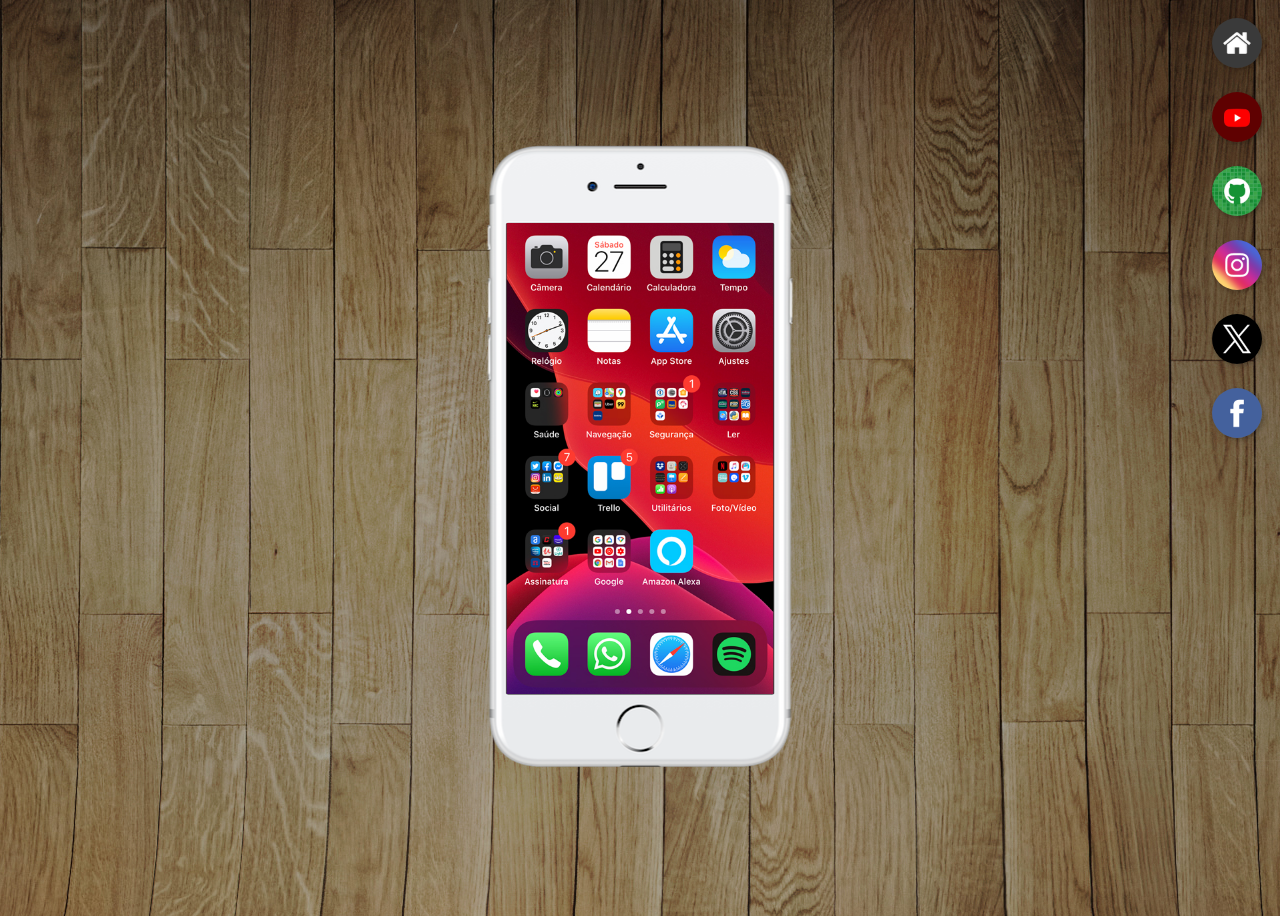
<file: index.html>
<!DOCTYPE html>
<html lang="pt-br">
<head>
    <meta charset="UTF-8">
    <meta name="viewport" content="width=device-width, initial-scale=1.0">
    <link rel="shortcut icon" href="favicon.ico" type="image/x-icon">
    <link rel="stylesheet" href="estilos/style.css">
    <title>Projeto Redes Sociais</title>
</head>
<body>
    <main>
        <section id="telefone">
            <iframe src="home.html" name="tela" id="tela" frameborder="0">Seu navegador não é compatível</iframe>
        </section>
        <section id="projeto_social">
            <a href="home.html" target="tela"><img src="imagens/logo-home.jpg" alt="Home"></a><br>
            <a href="youtube.html" target="tela"><img src="imagens/logo-youtube.jpg" alt="YouTube"></a><br>
            <a href="github.html" target="tela"><img src="imagens/logo-github.jpg" alt="GitHub"></a><br>
            <a href="instagram.html" target="tela"><img src="imagens/logo-instagram.jpg" alt="Instagran"></a><br>
            <a href="x.html" target="tela"><img src="imagens/logo-X.jpg" alt="X"></a><br>
            <a href="facebook.html" target="tela"><img src="imagens/logo-facebook.jpg" alt="Facebook"></a><br>
        </section>
    </main>
    
</body>
</html>
</file>
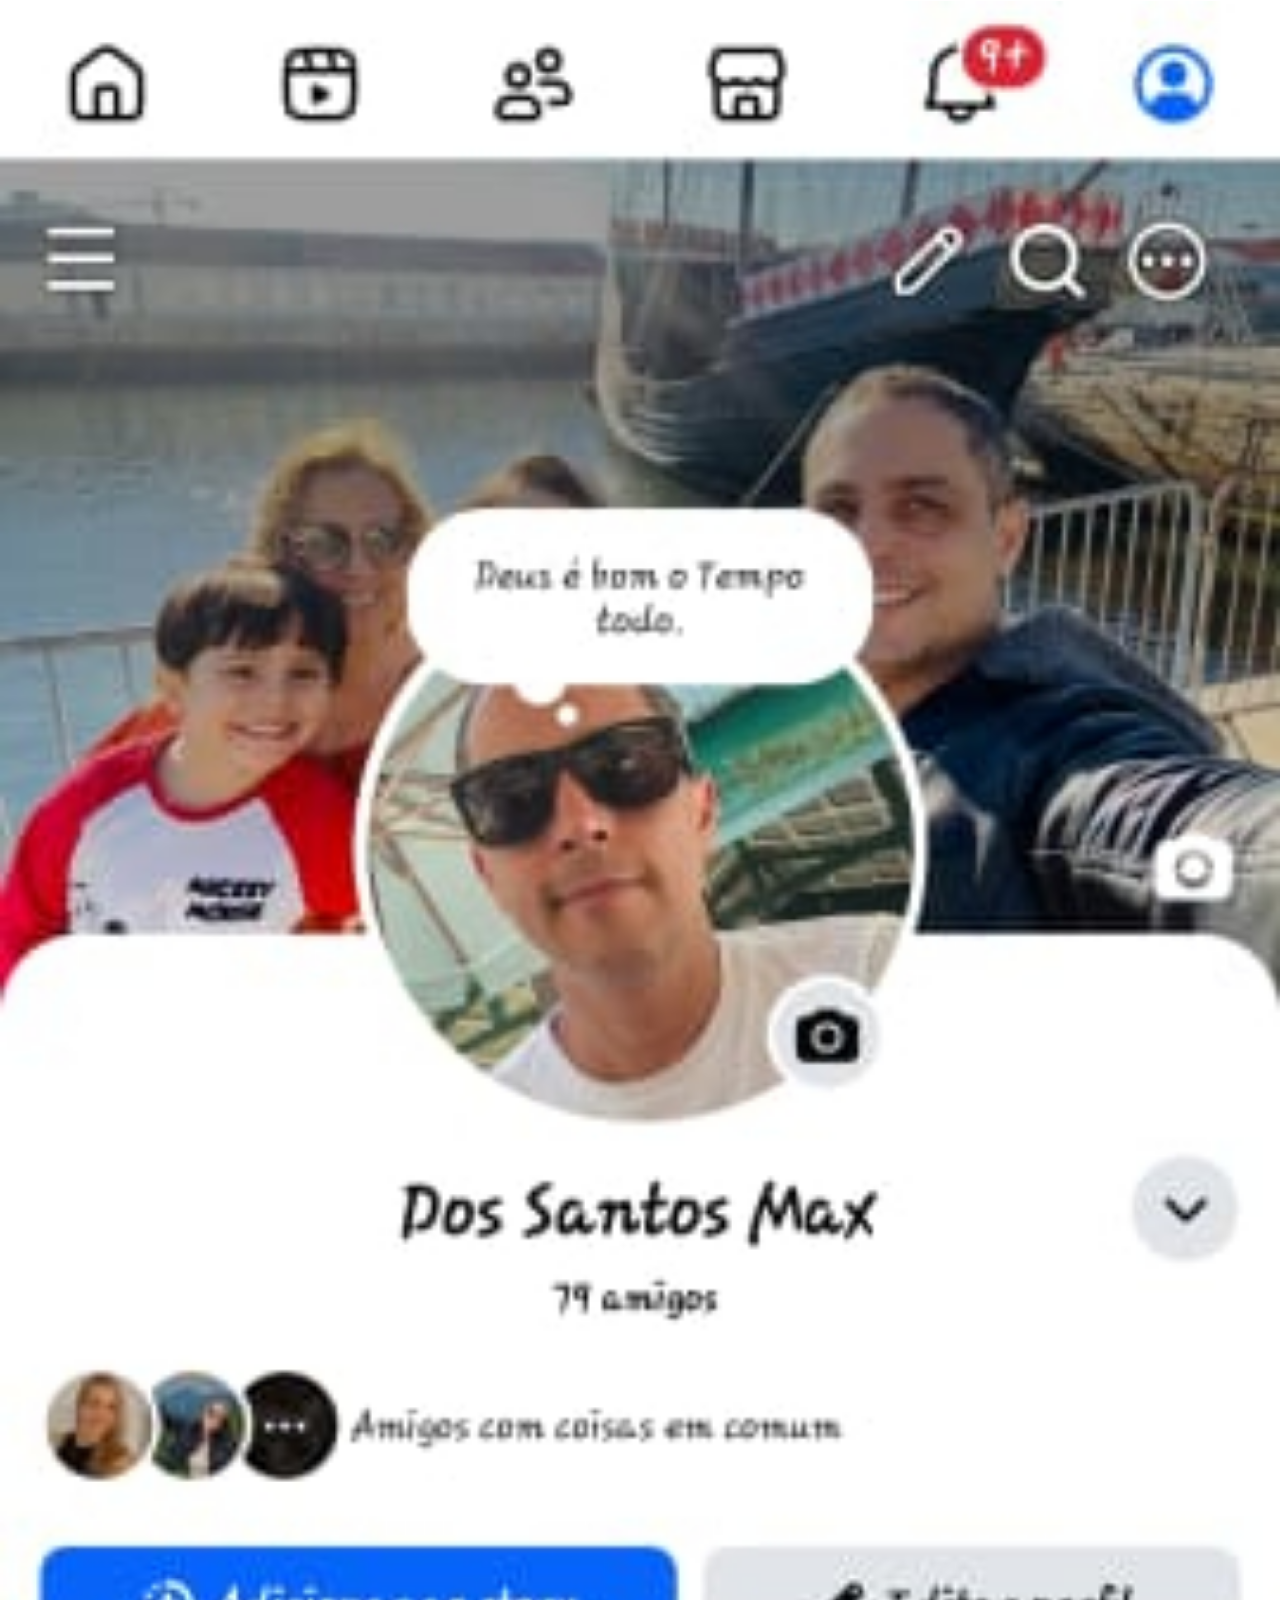
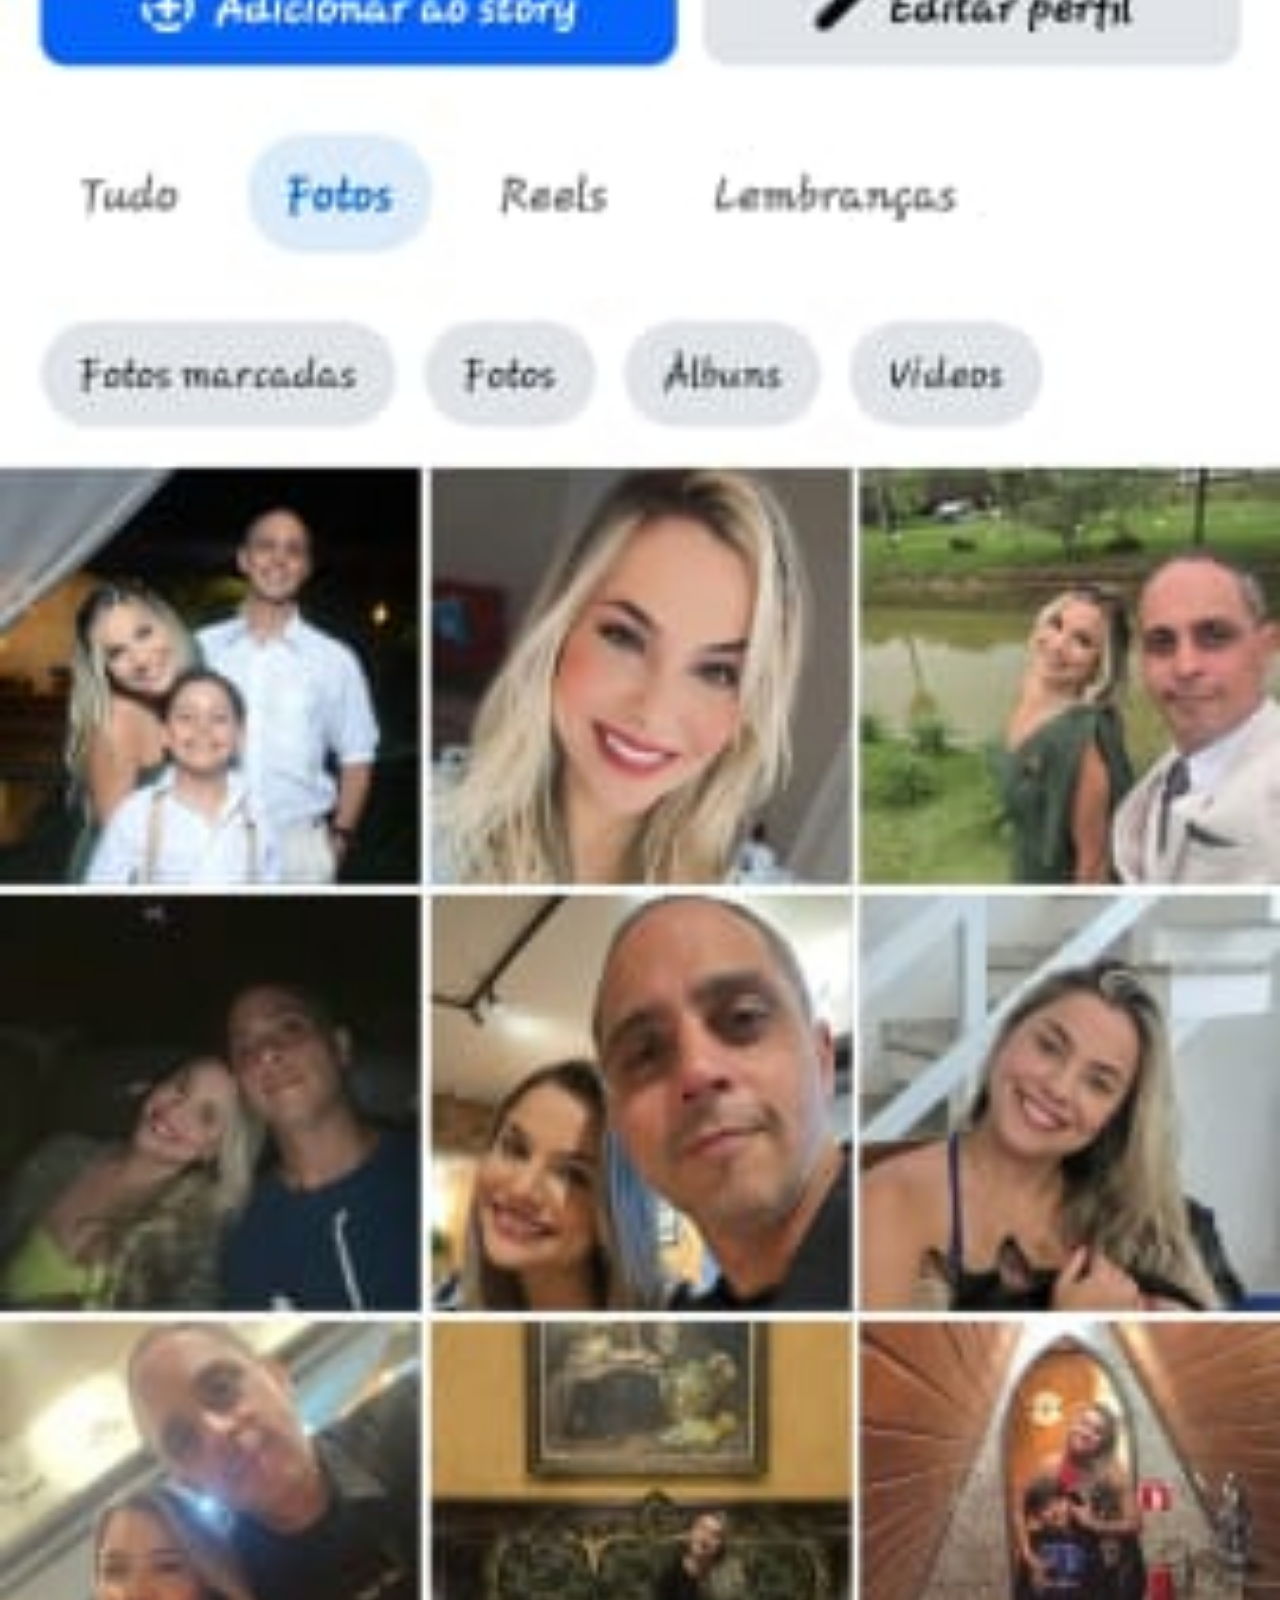
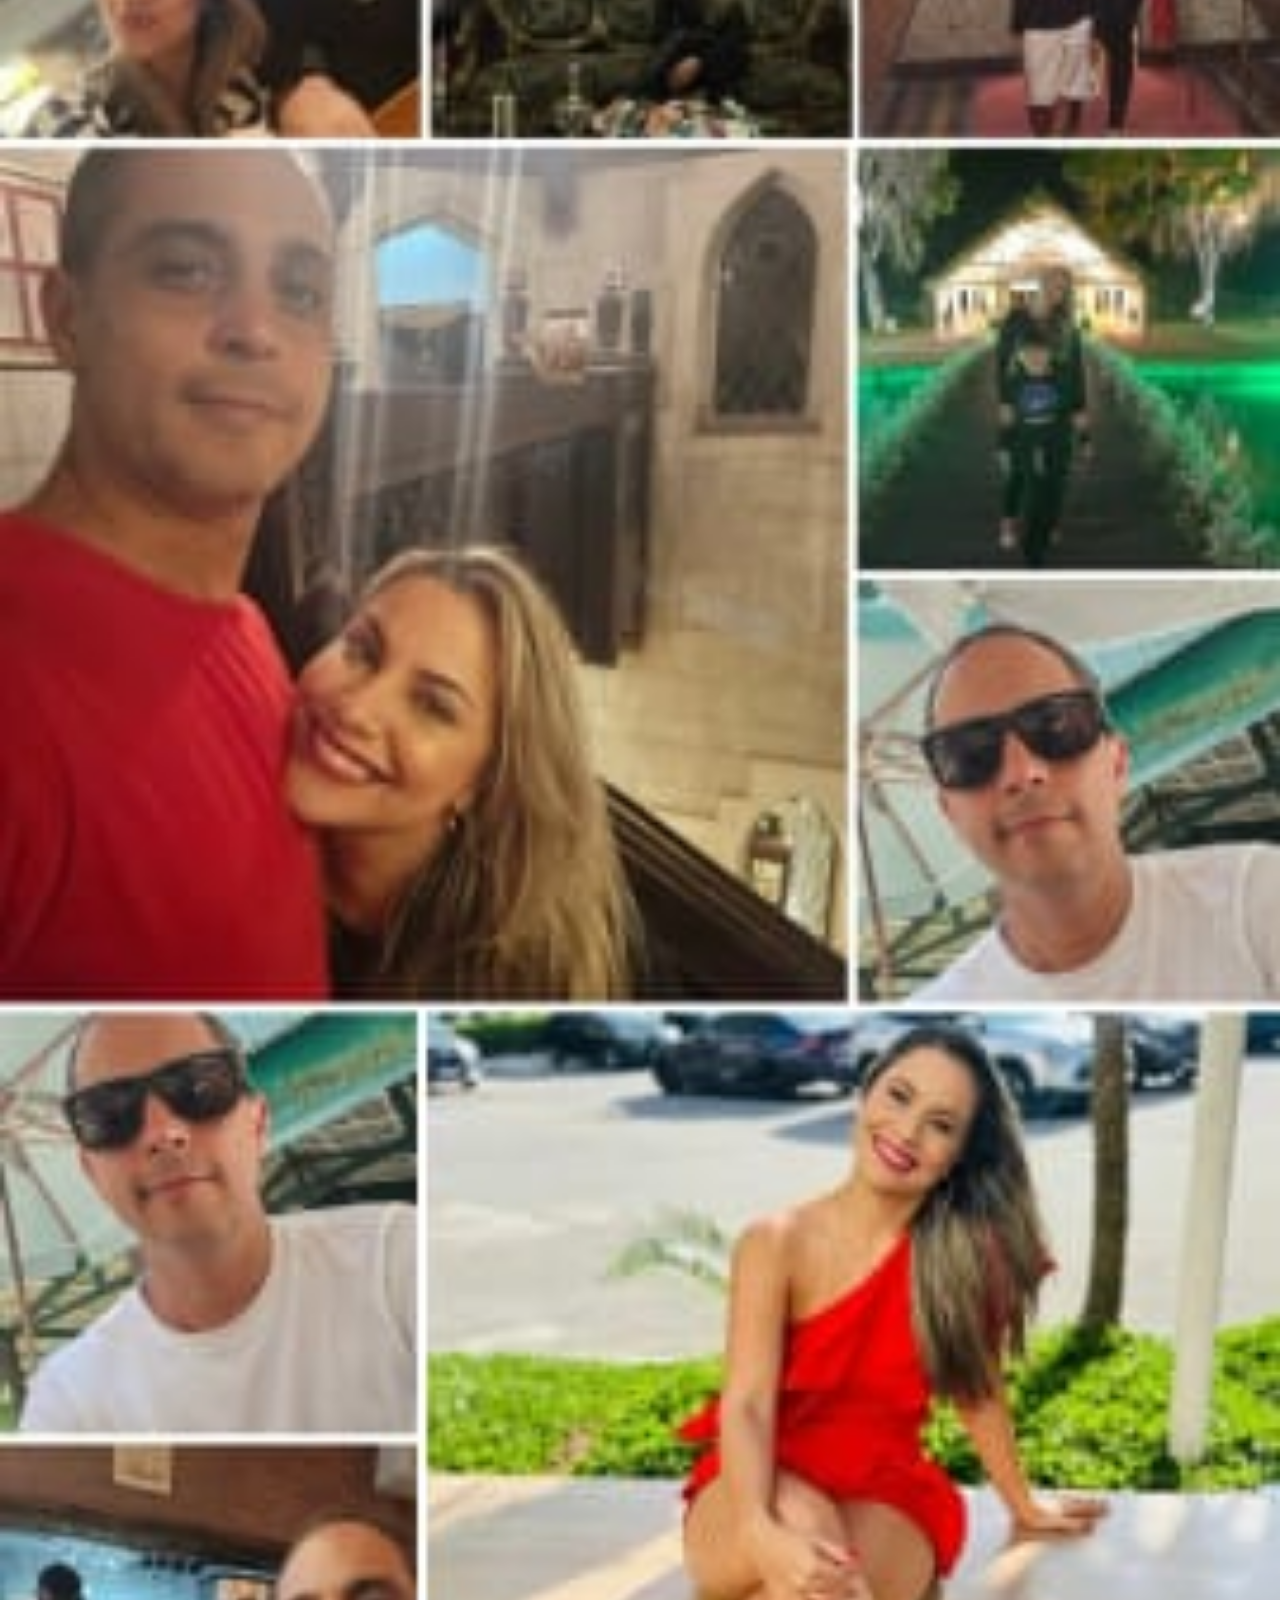
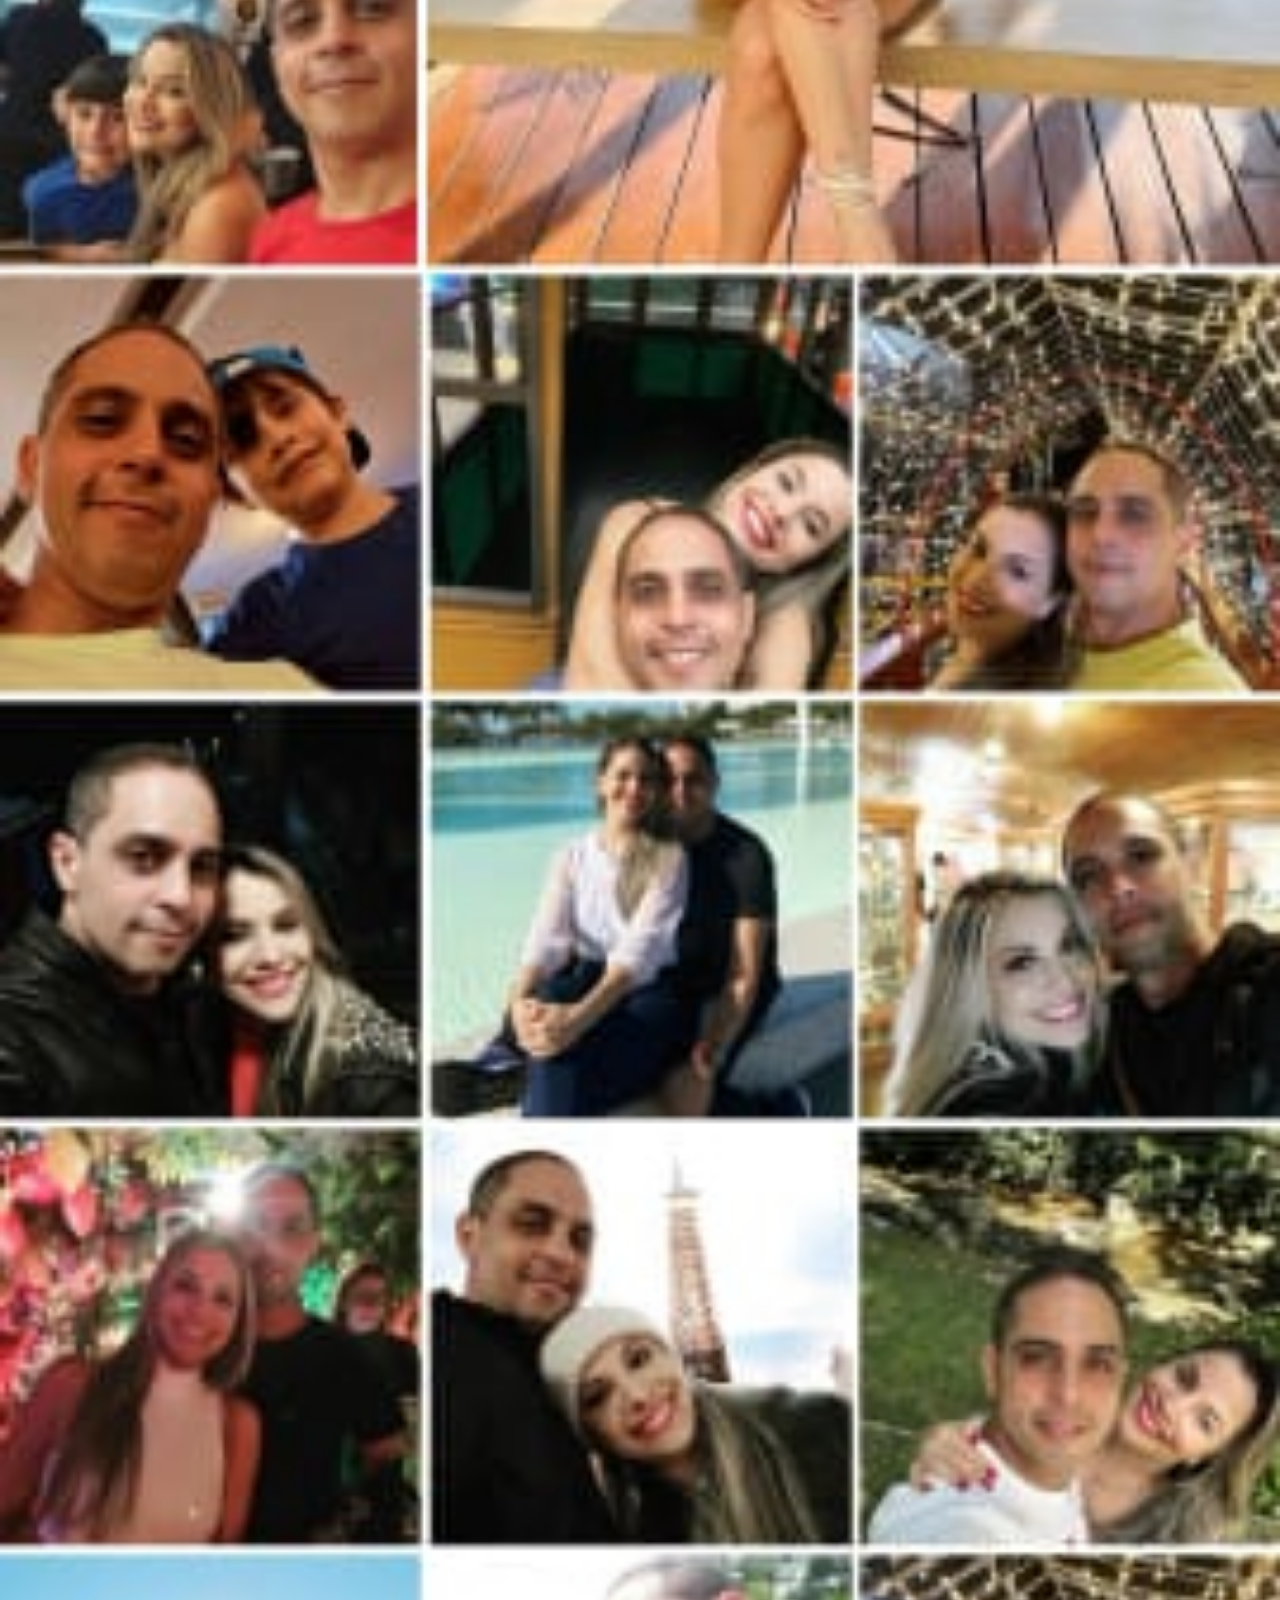
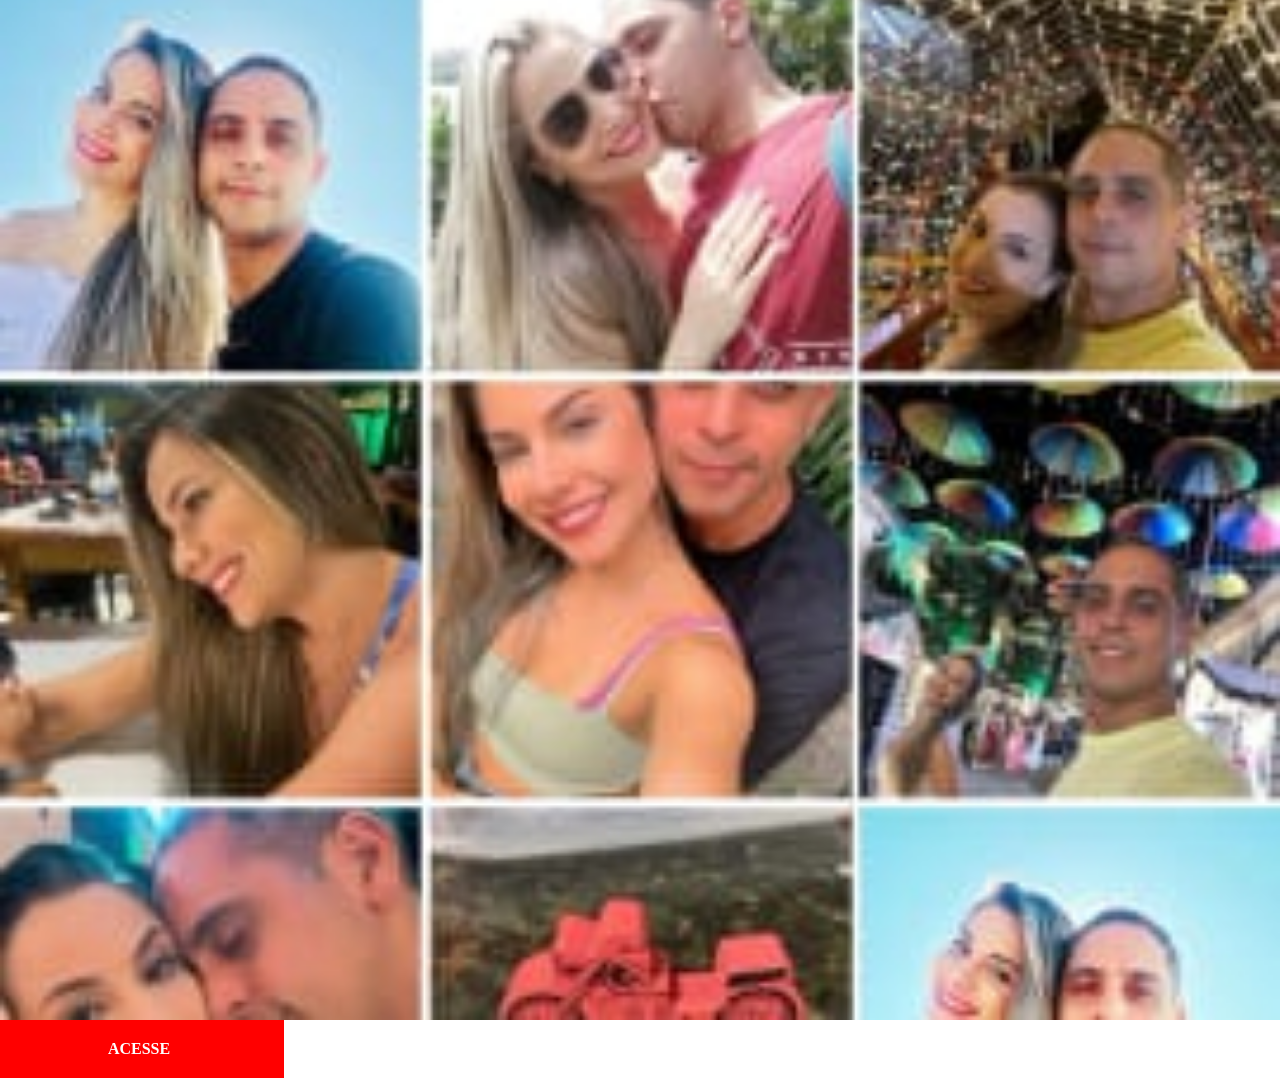
<file: facebook.html>
<!DOCTYPE html>
<html lang="pt-br">
<head>
    <meta charset="UTF-8">
    <meta name="viewport" content="width=device-width, initial-scale=1.0">
    <title>Facebook</title>
    <link rel="stylesheet" href="estilos/social.css">
    
</head>
<body>
    <img src="imagens/tela-facebook.jpg" alt="Facebook">
    <a href="https://www.facebook.com/?locale=pt_BR" target="_blank">ACESSE</a>
</body>
</html>
</file>
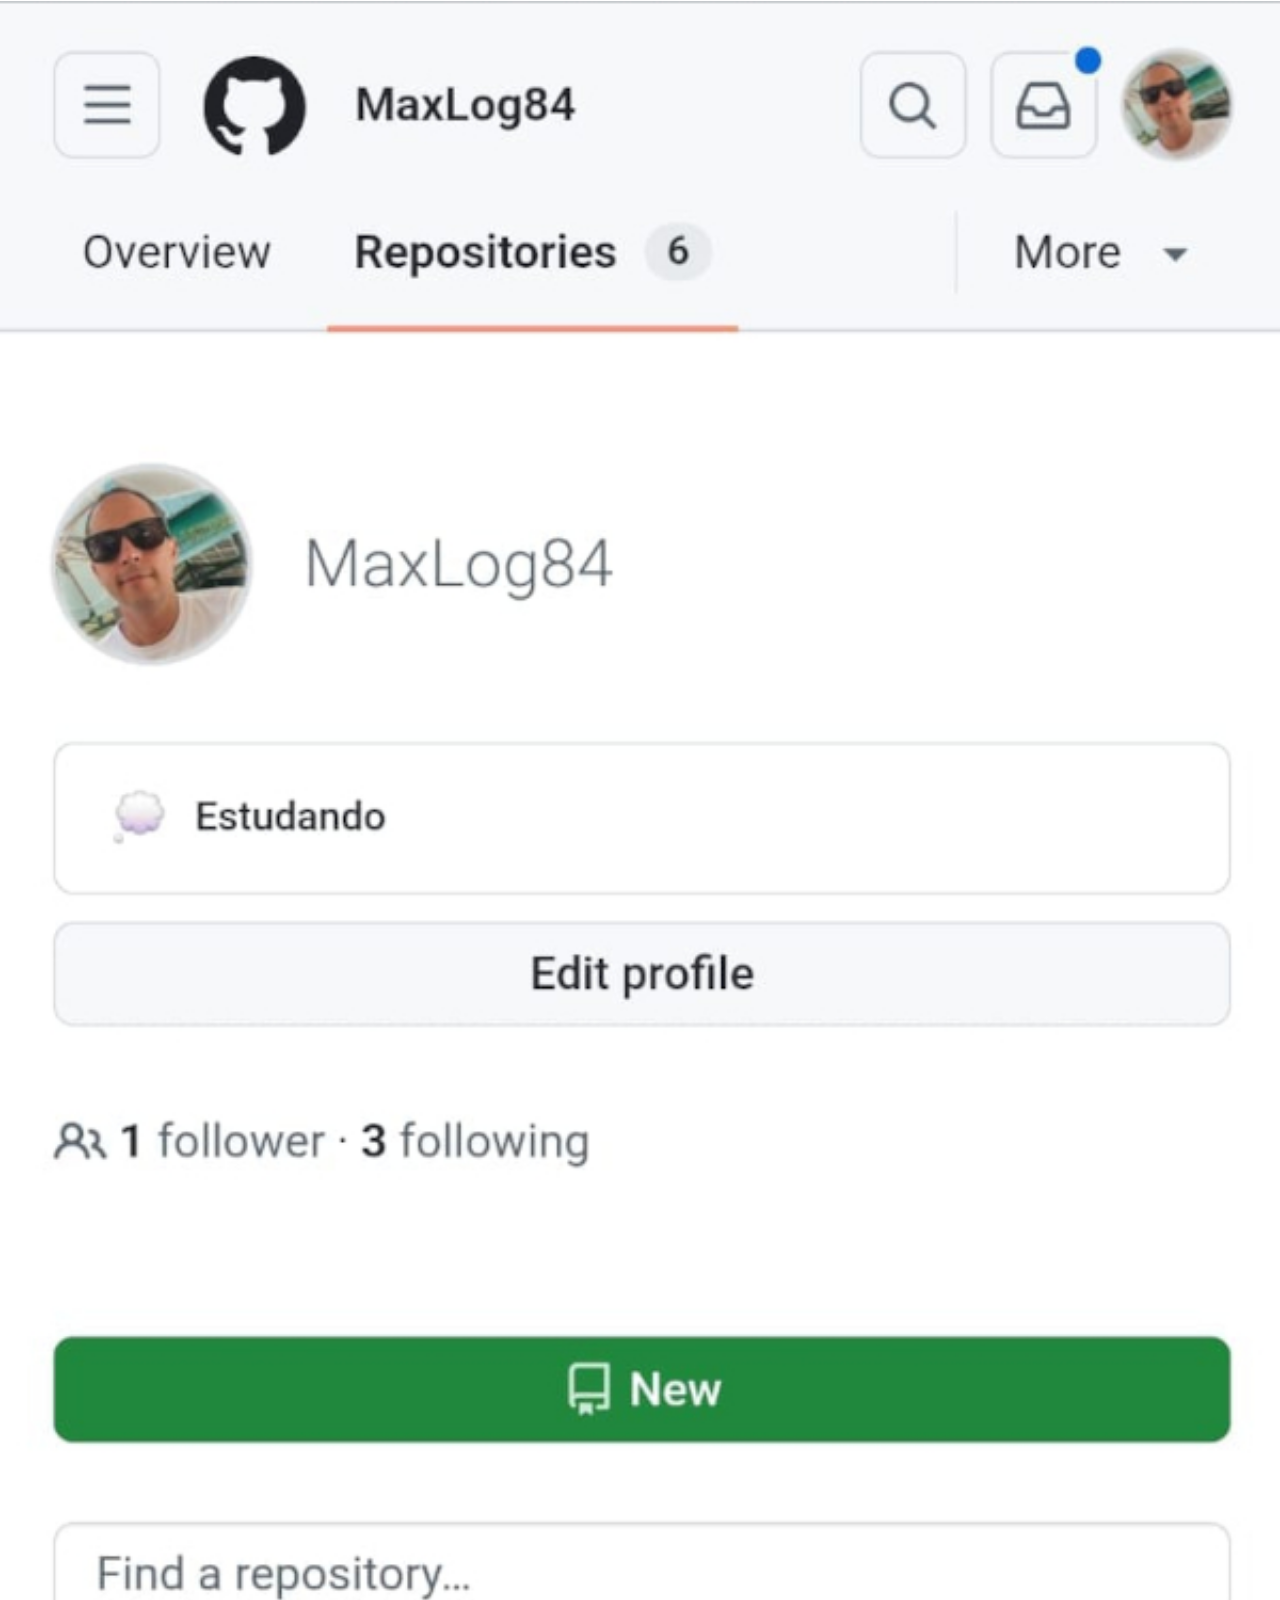
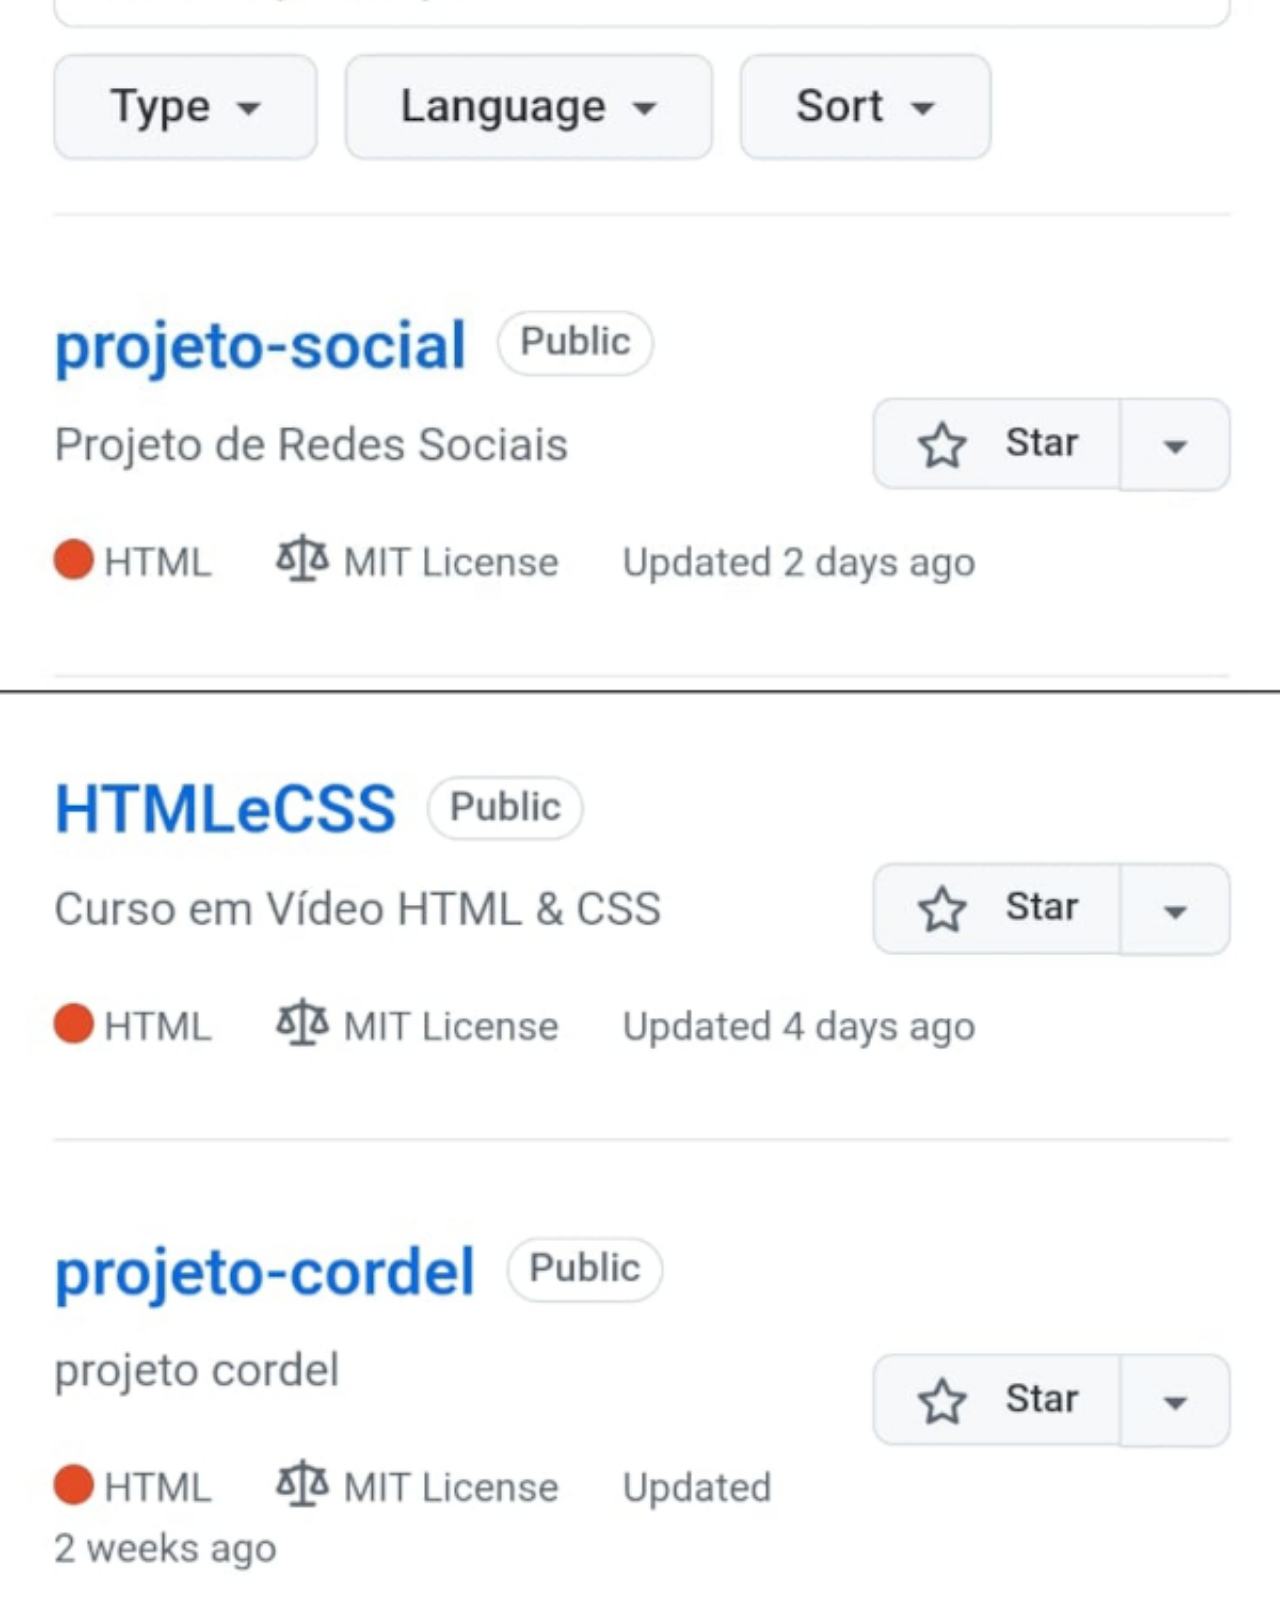
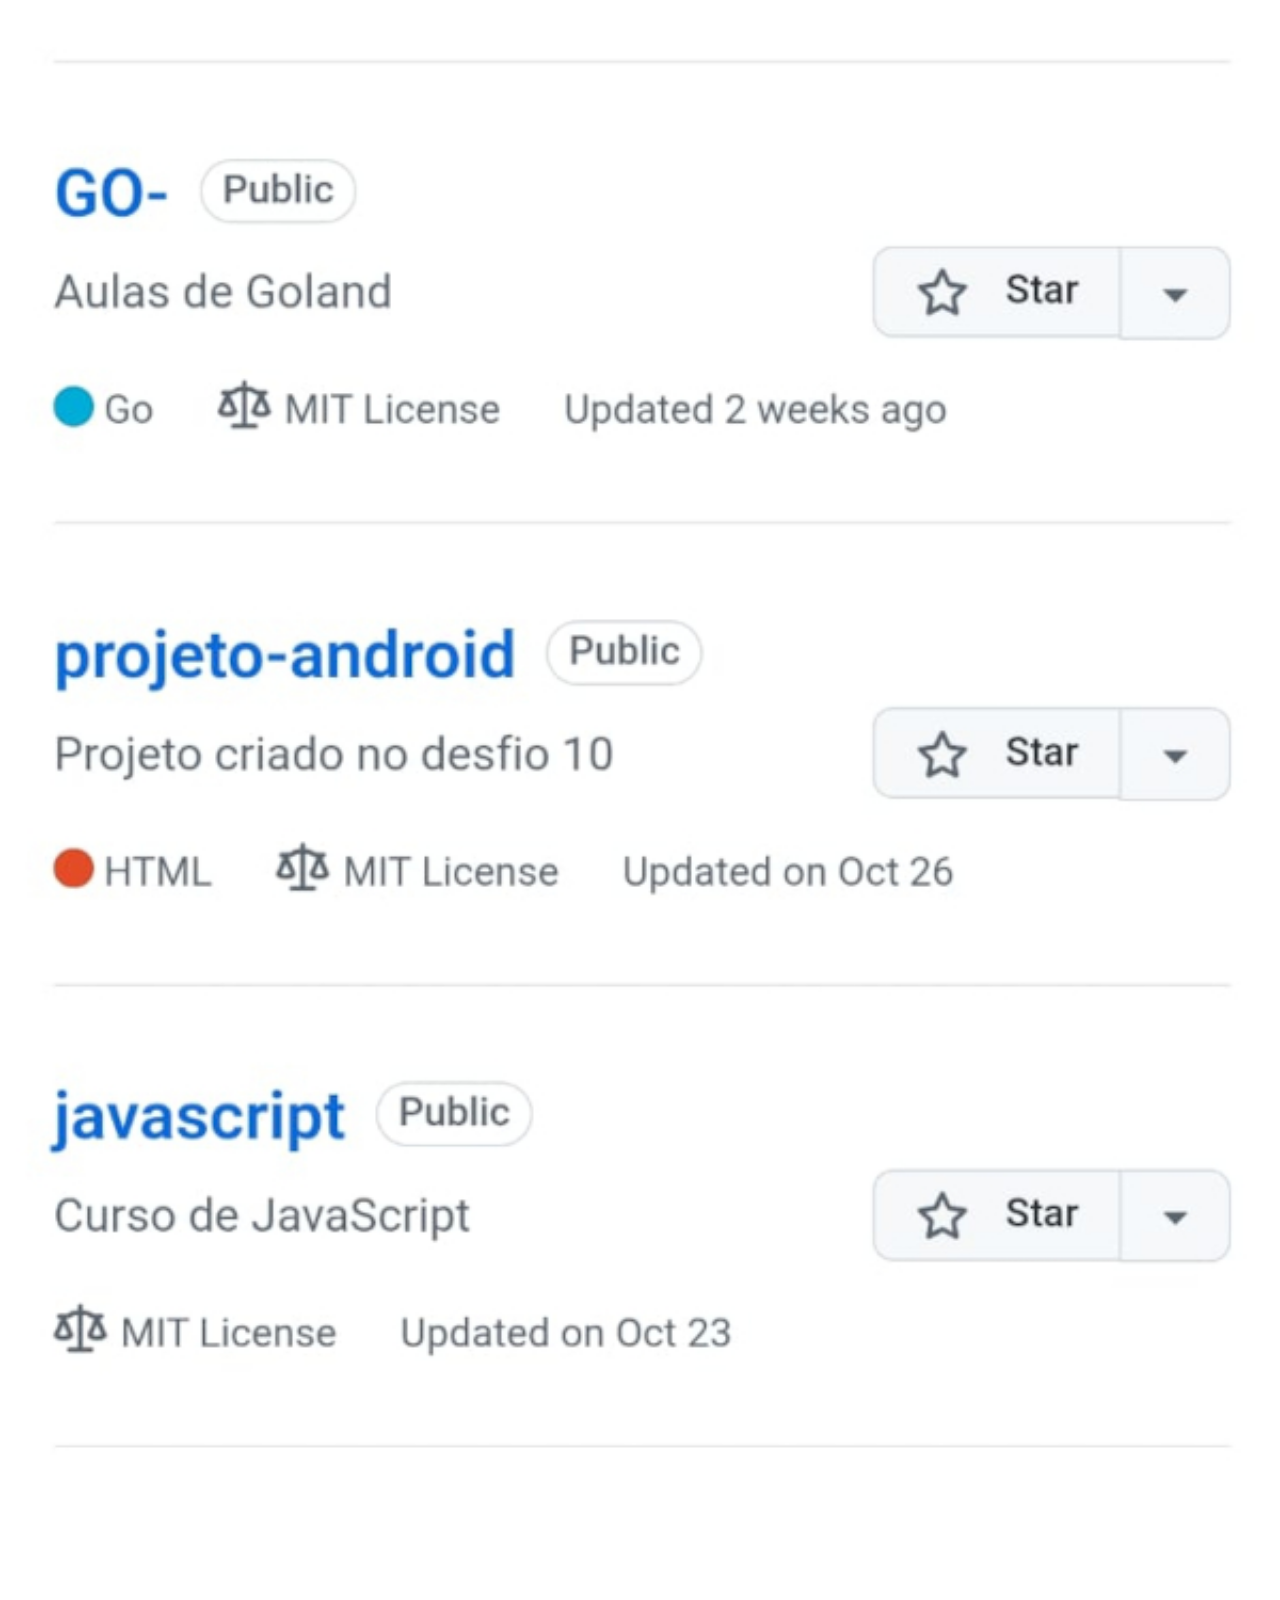
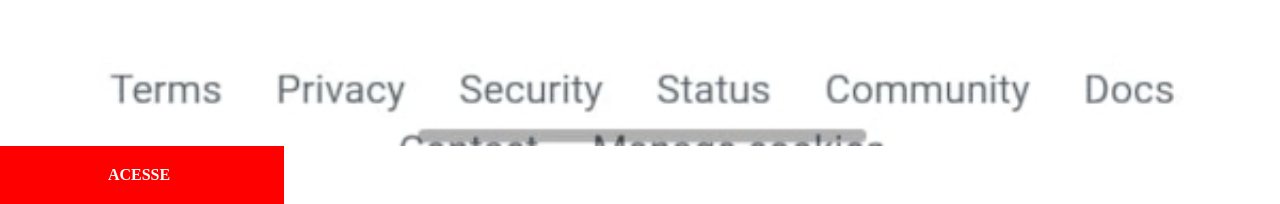
<file: github.html>
<!DOCTYPE html>
<html lang="pt-br">
<head>
    <meta charset="UTF-8">
    <meta name="viewport" content="width=device-width, initial-scale=1.0">
    <title>GitHub</title>
    <link rel="stylesheet" href="estilos/social.css">
    
</head>
<body>
    <img src="imagens/tela-github.jpg" alt="GitHub">
    <a href="https://github.com/MaxLog84" target="_blank">ACESSE</a>
</body>
</html>
</file>
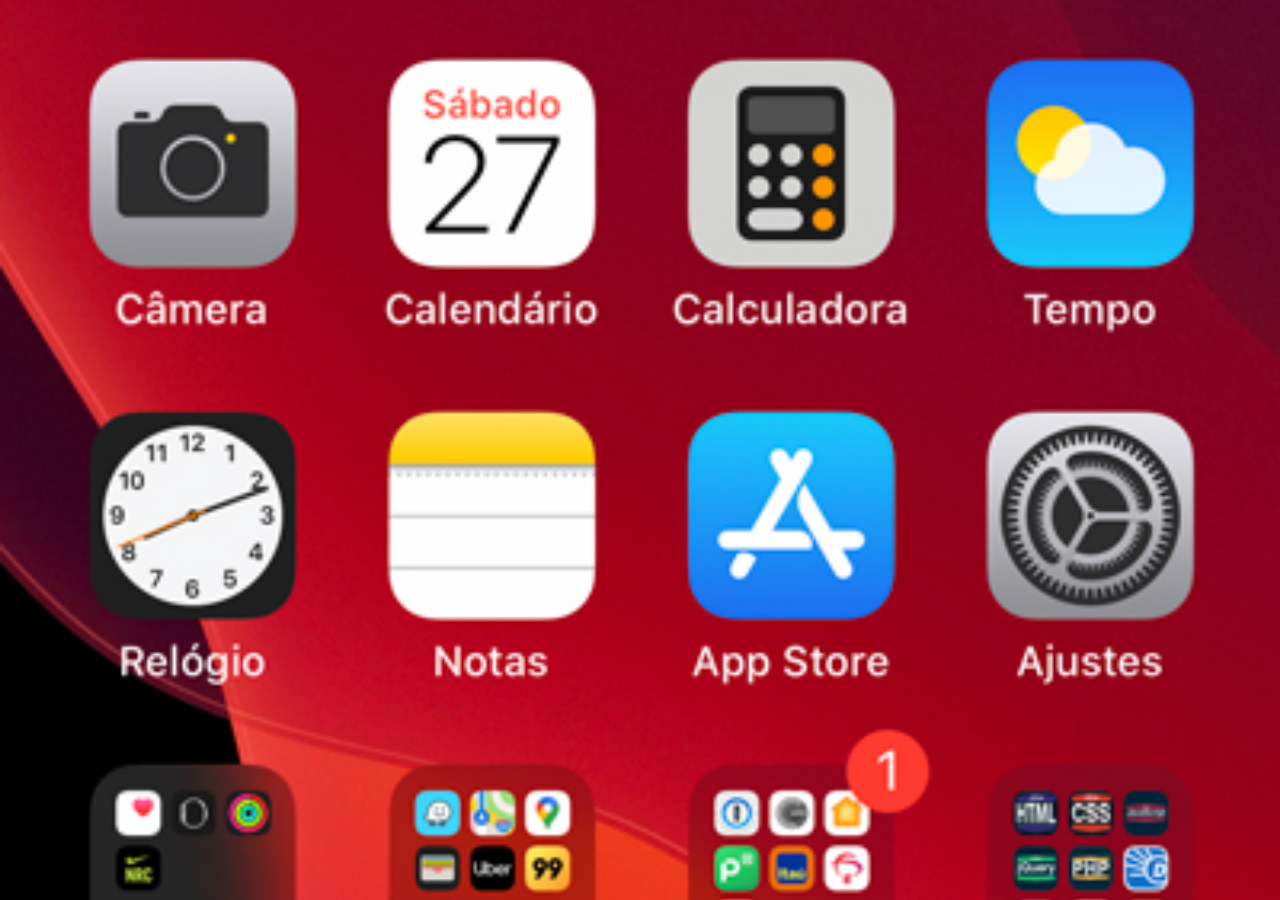
<file: home.html>
<!DOCTYPE html>
<html lang="pt-br">
<head>
    <meta charset="UTF-8">
    <meta name="viewport" content="width=device-width, initial-scale=1.0">
    <title>Home</title>
</head>
<style>
    *{
        margin: 0px;
        padding: 0px;
    }

    body {
        width: 100vw;
        height: 100vh;
        background: black url('imagens/tela-home.jpg') no-repeat top center;
        background-size: cover; /* Serve para imagem caber corretamente dentro da outra */
    }
</style>
<body>
    
</body>
</html>
</file>
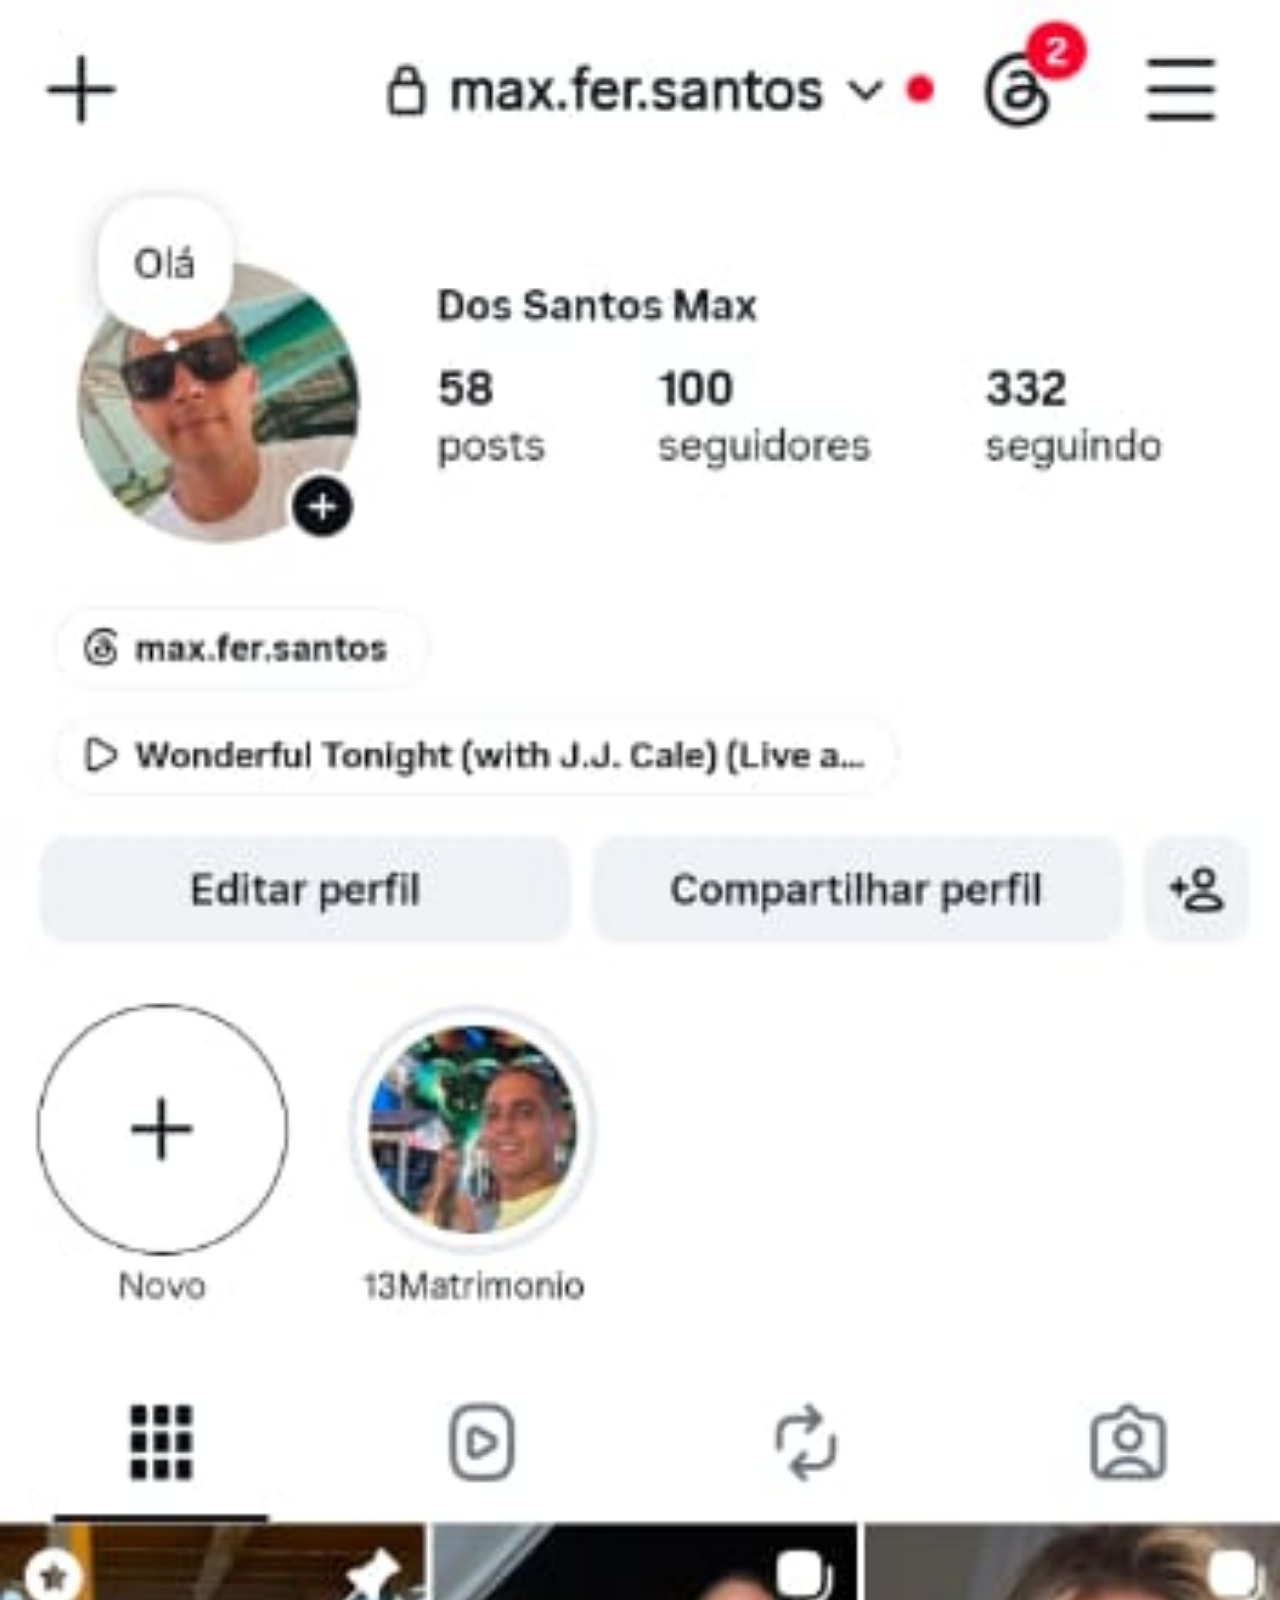
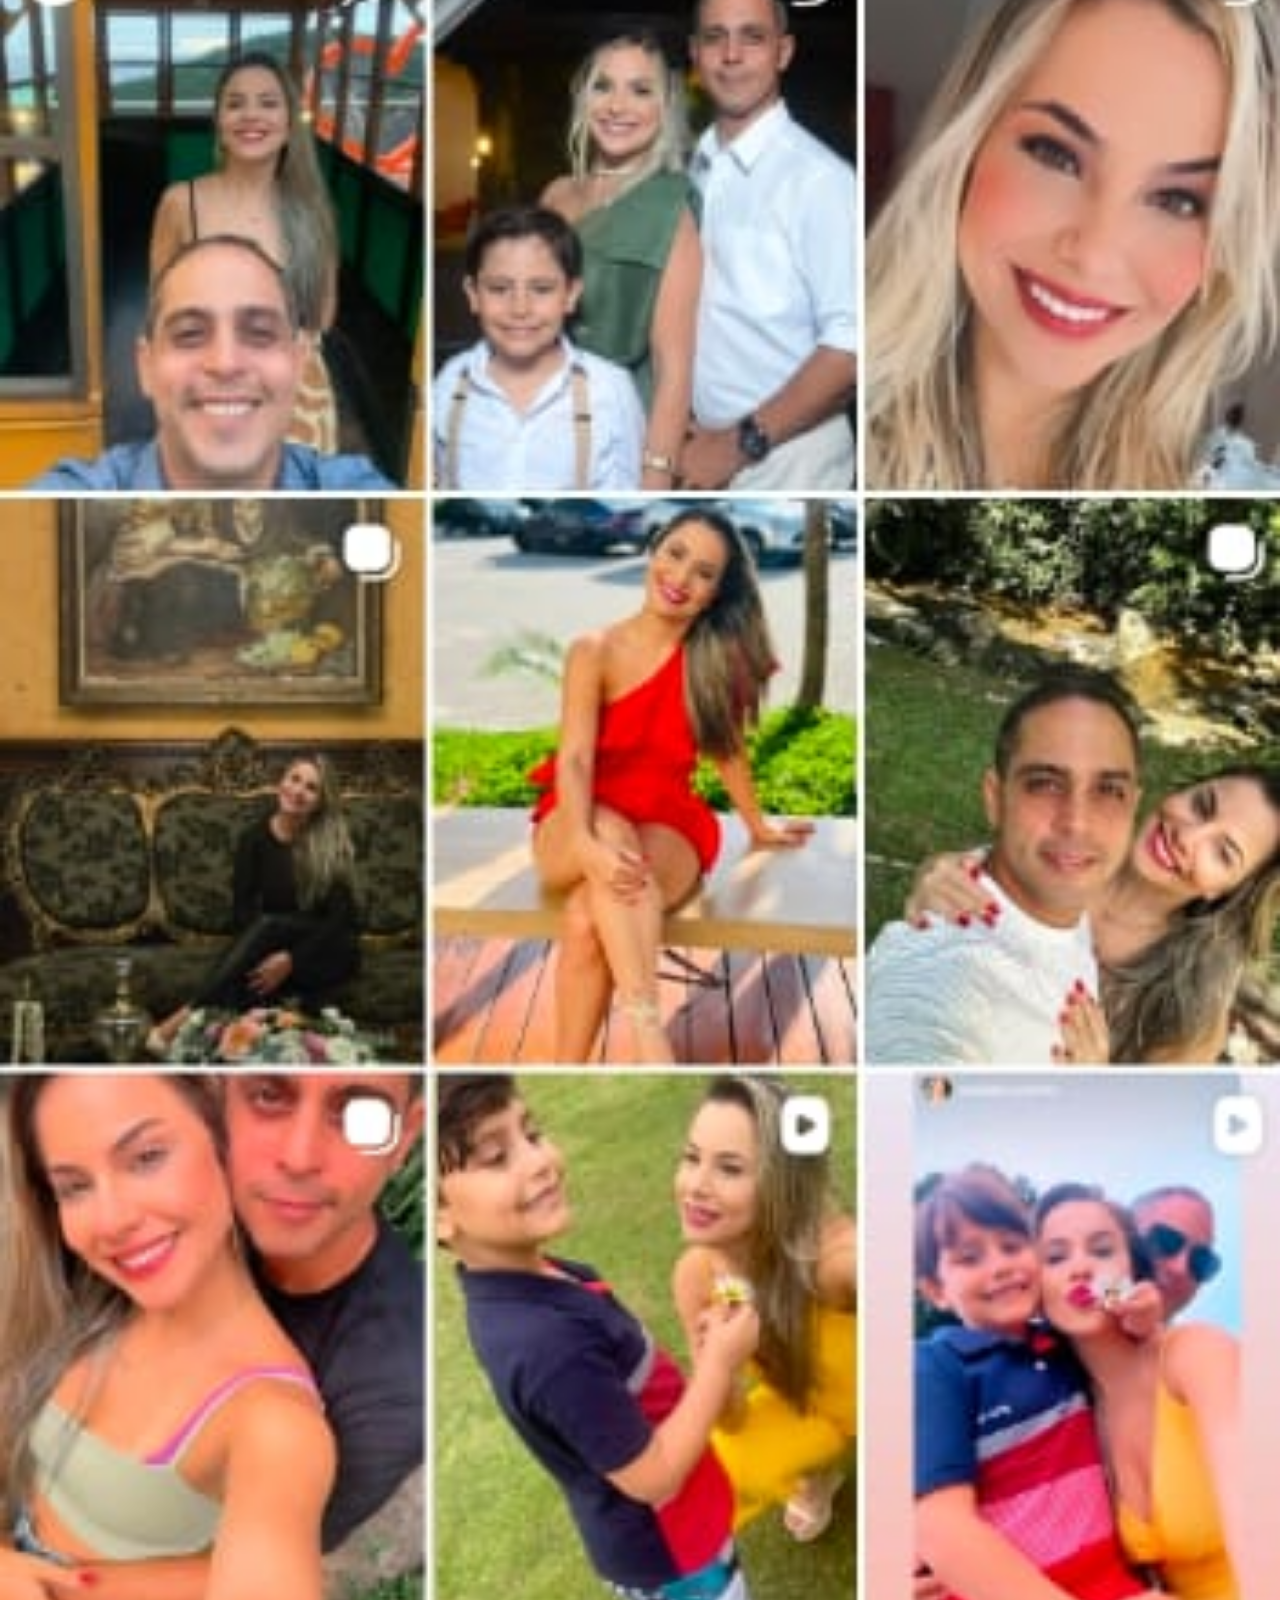
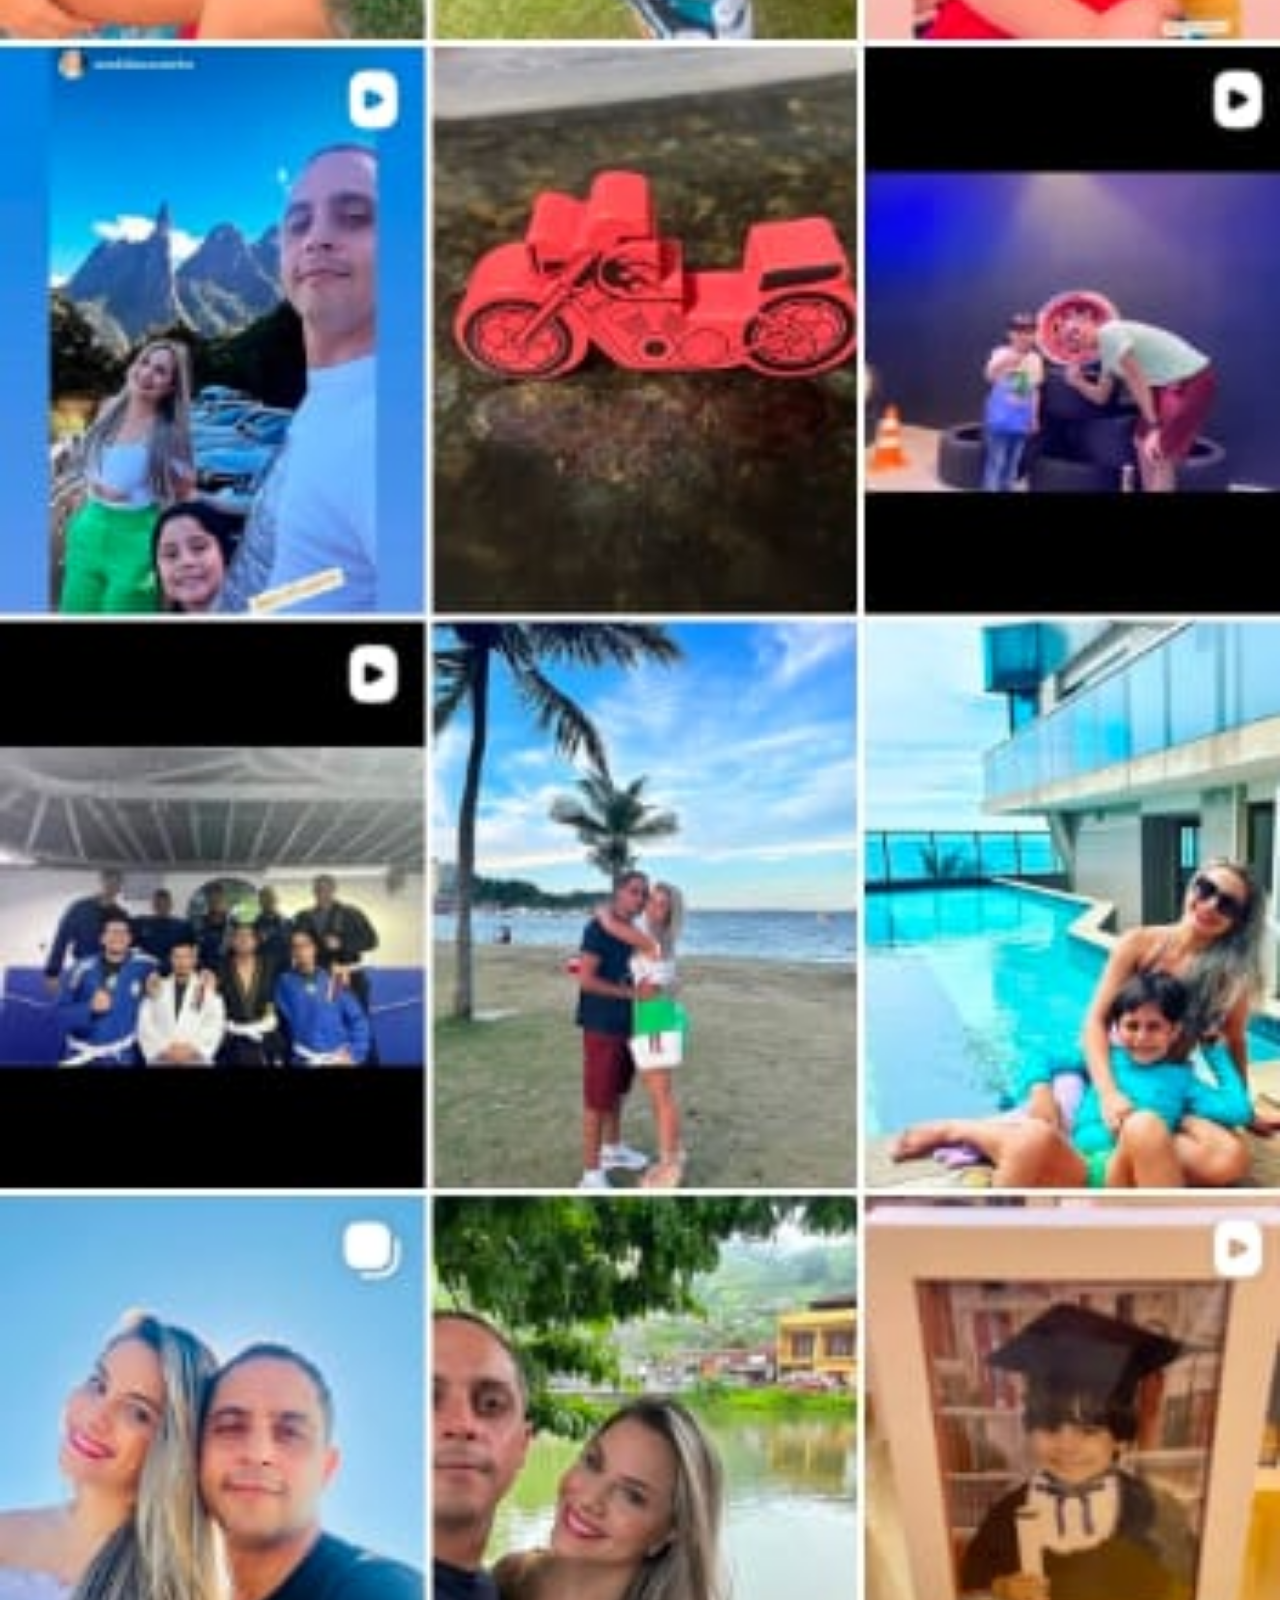
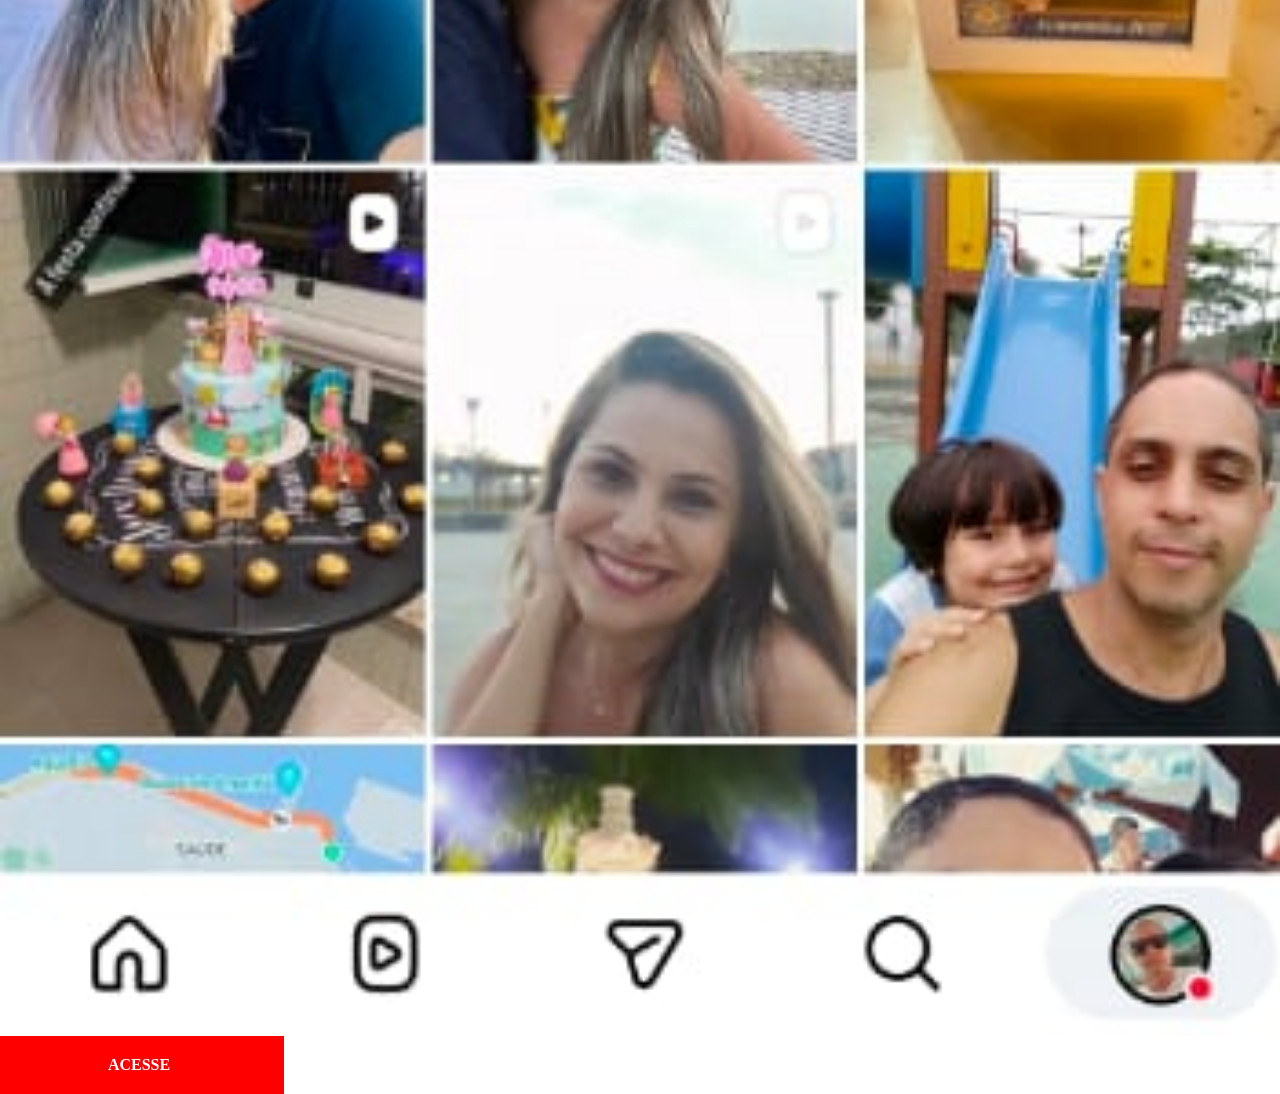
<file: instagram.html>
<!DOCTYPE html>
<html lang="pt-br">
<head>
    <meta charset="UTF-8">
    <meta name="viewport" content="width=device-width, initial-scale=1.0">
    <title>Instagram</title>
    <link rel="stylesheet" href="estilos/social.css">
    
</head>
<body>
    <img src="imagens/tela-instagram.jpg" alt="instagram">
    <a href="https://www.instagram.com/" target="_blank">ACESSE</a>
</body>
</html>
</file>
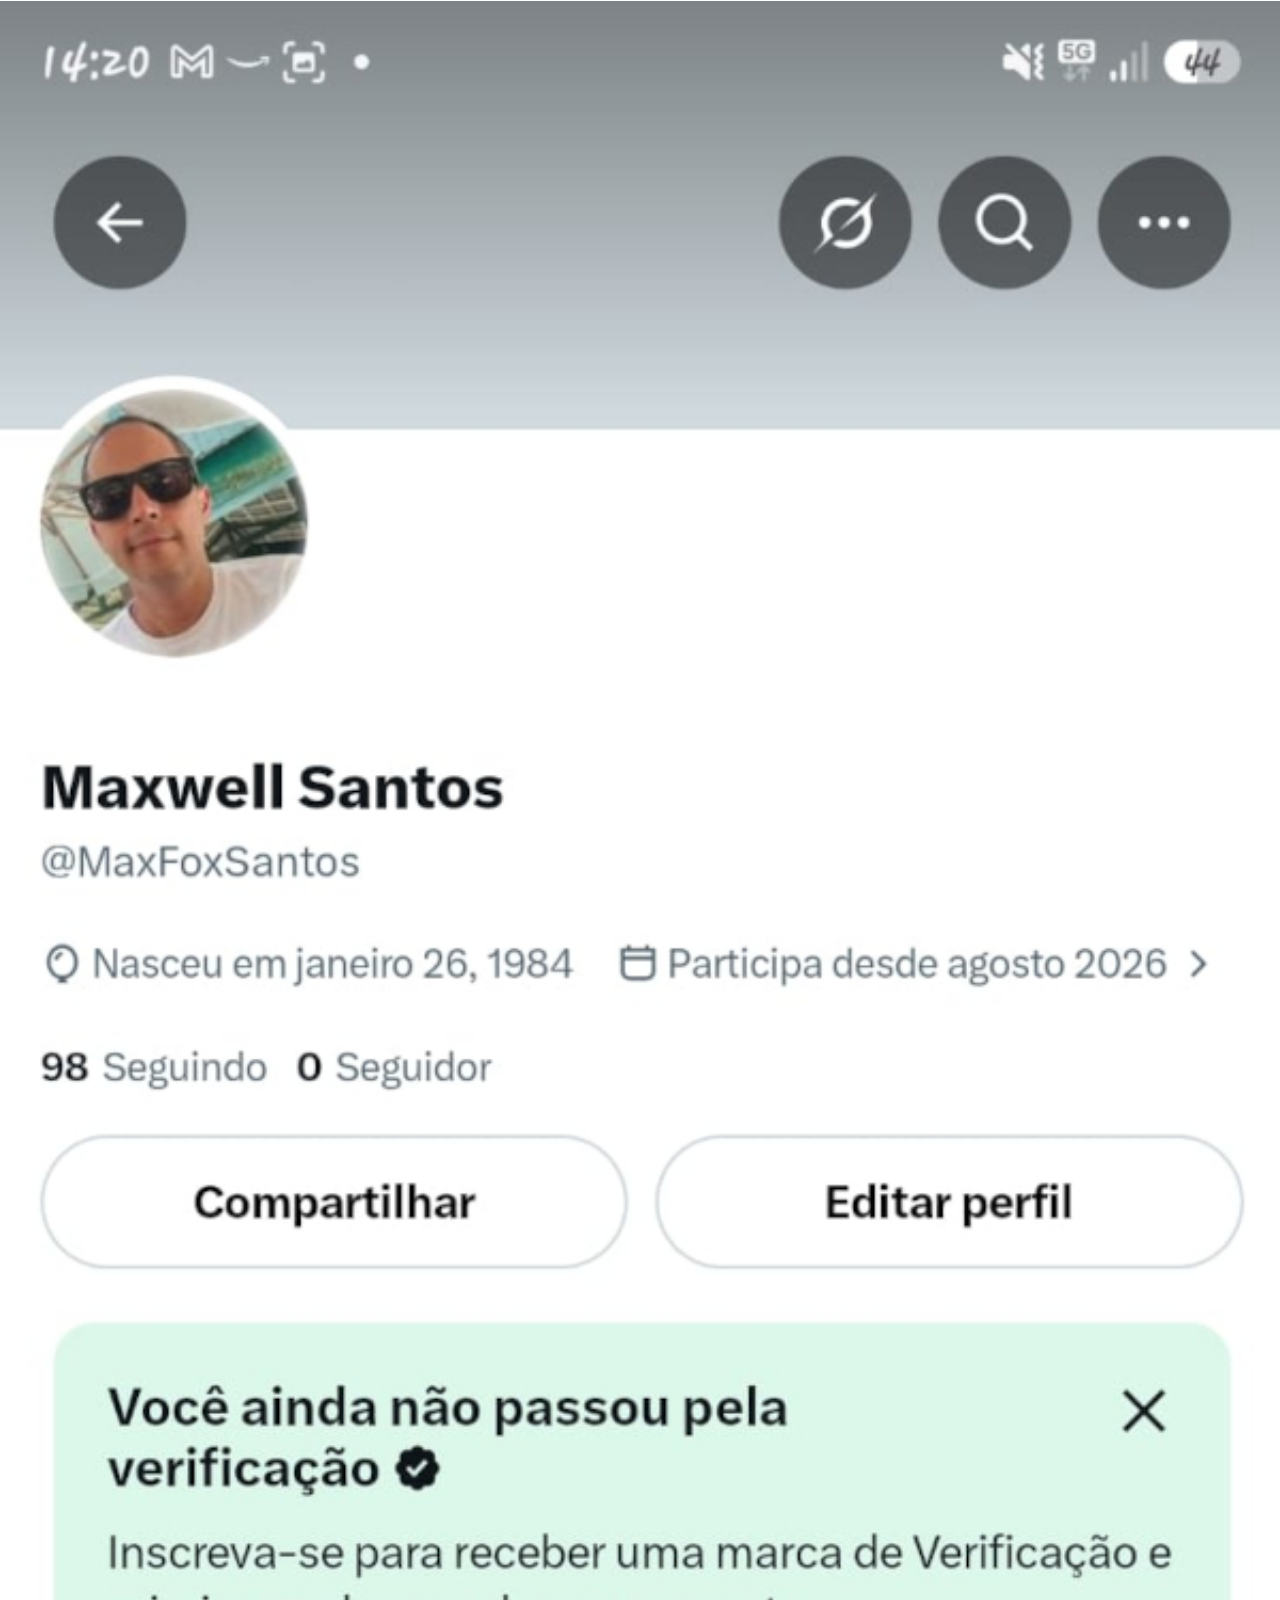
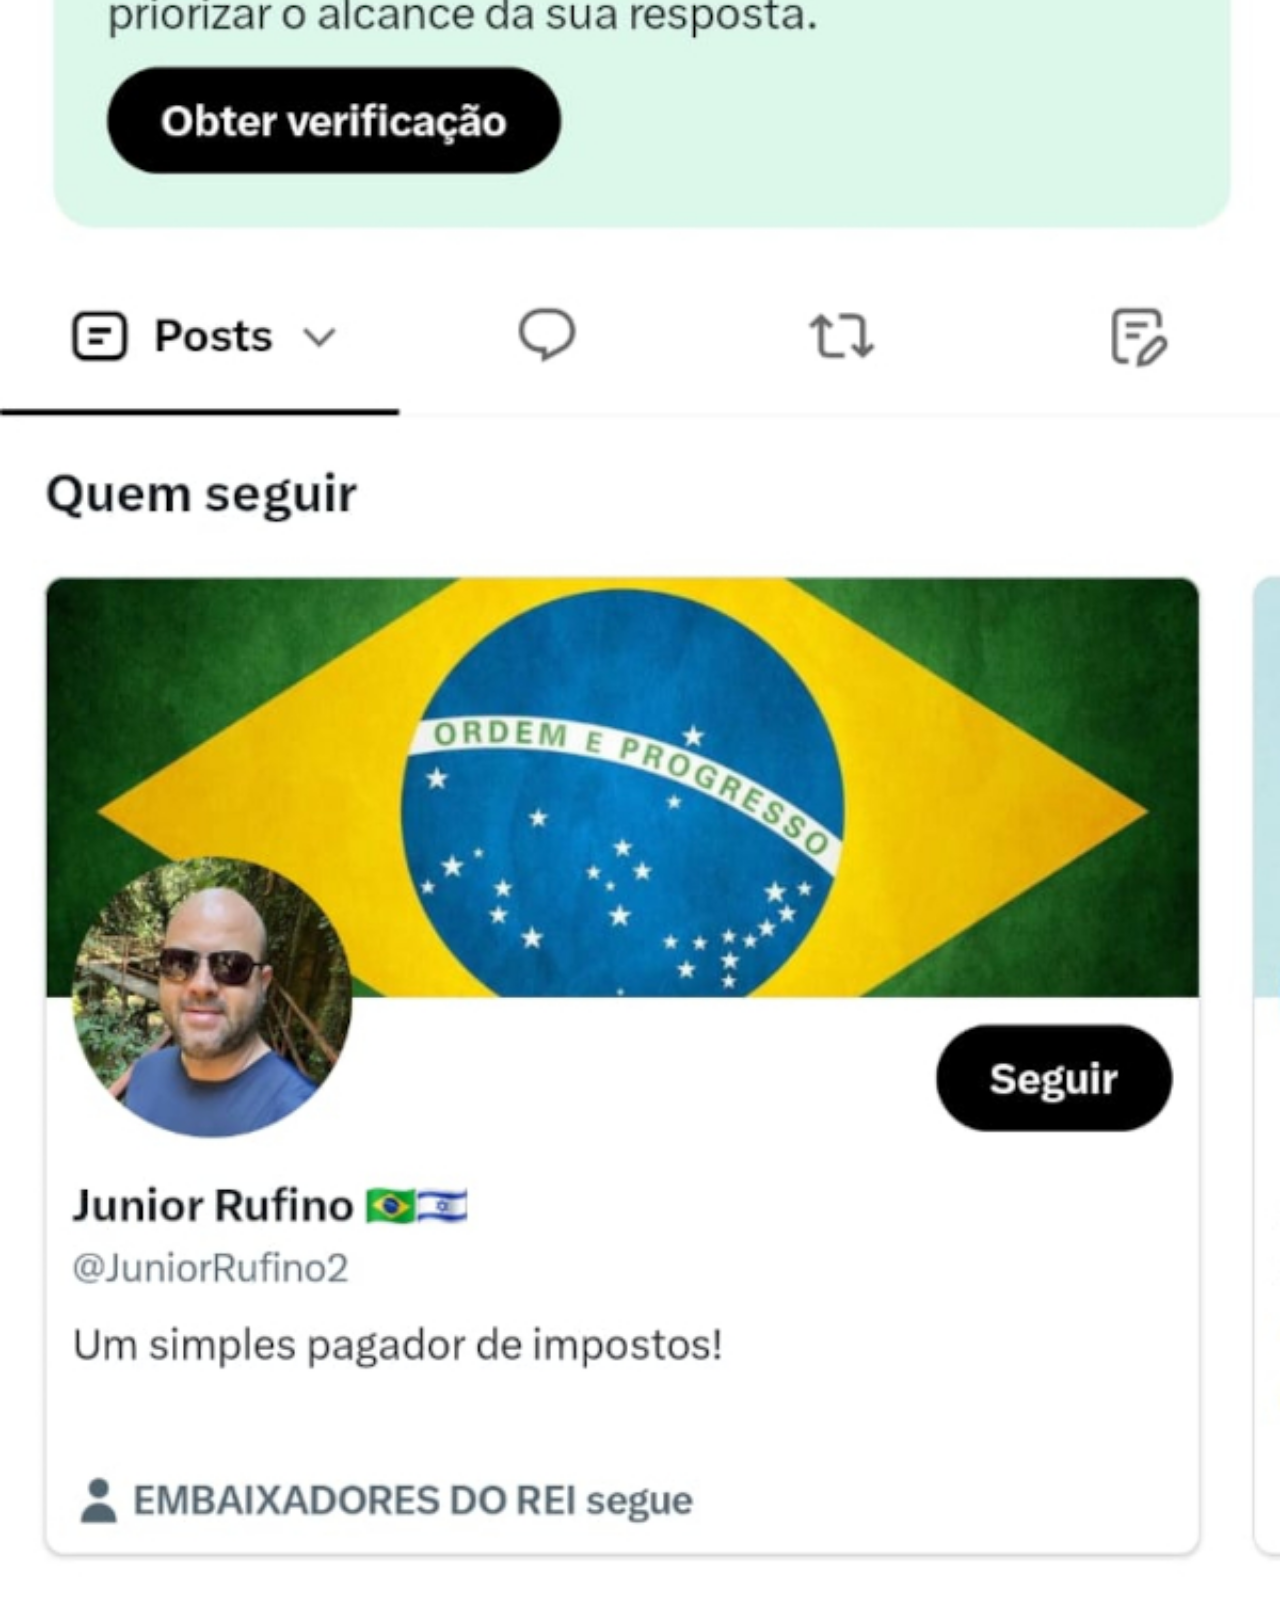
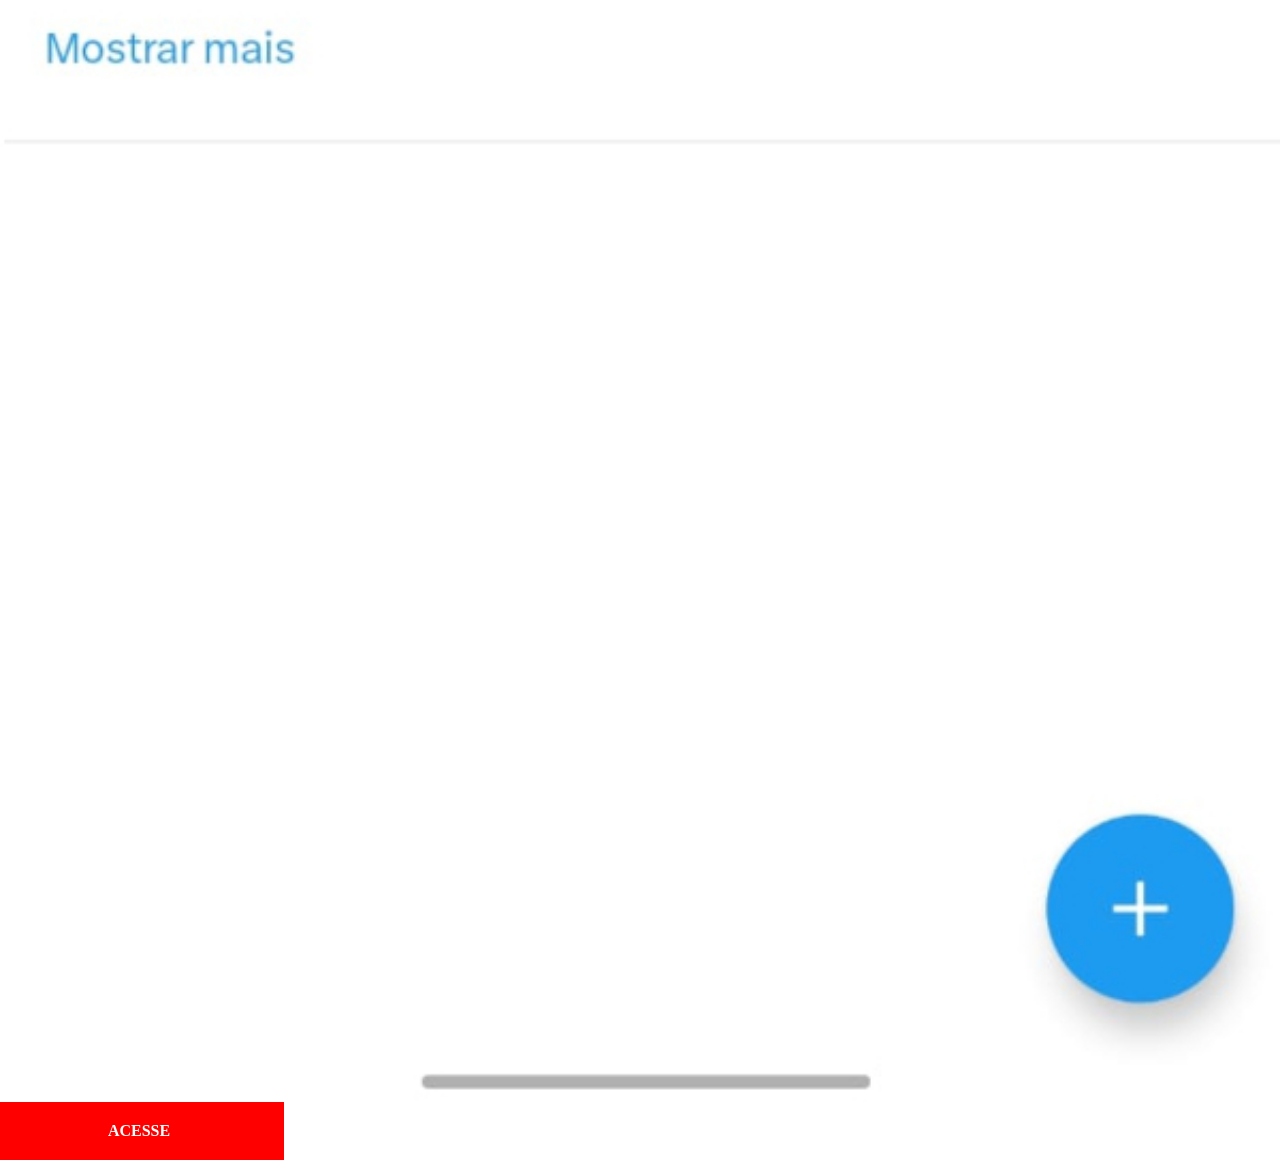
<file: x.html>
<!DOCTYPE html>
<html lang="pt-br">
<head>
    <meta charset="UTF-8">
    <meta name="viewport" content="width=device-width, initial-scale=1.0">
    <title>X</title>
    <link rel="stylesheet" href="estilos/social.css">
    
</head>
<body>
    <img src="imagens/tela-x.jpg" alt="X">
    <a href="https://x.com/?lang=pt" target="_blank">ACESSE</a>
</body>
</html>
</file>
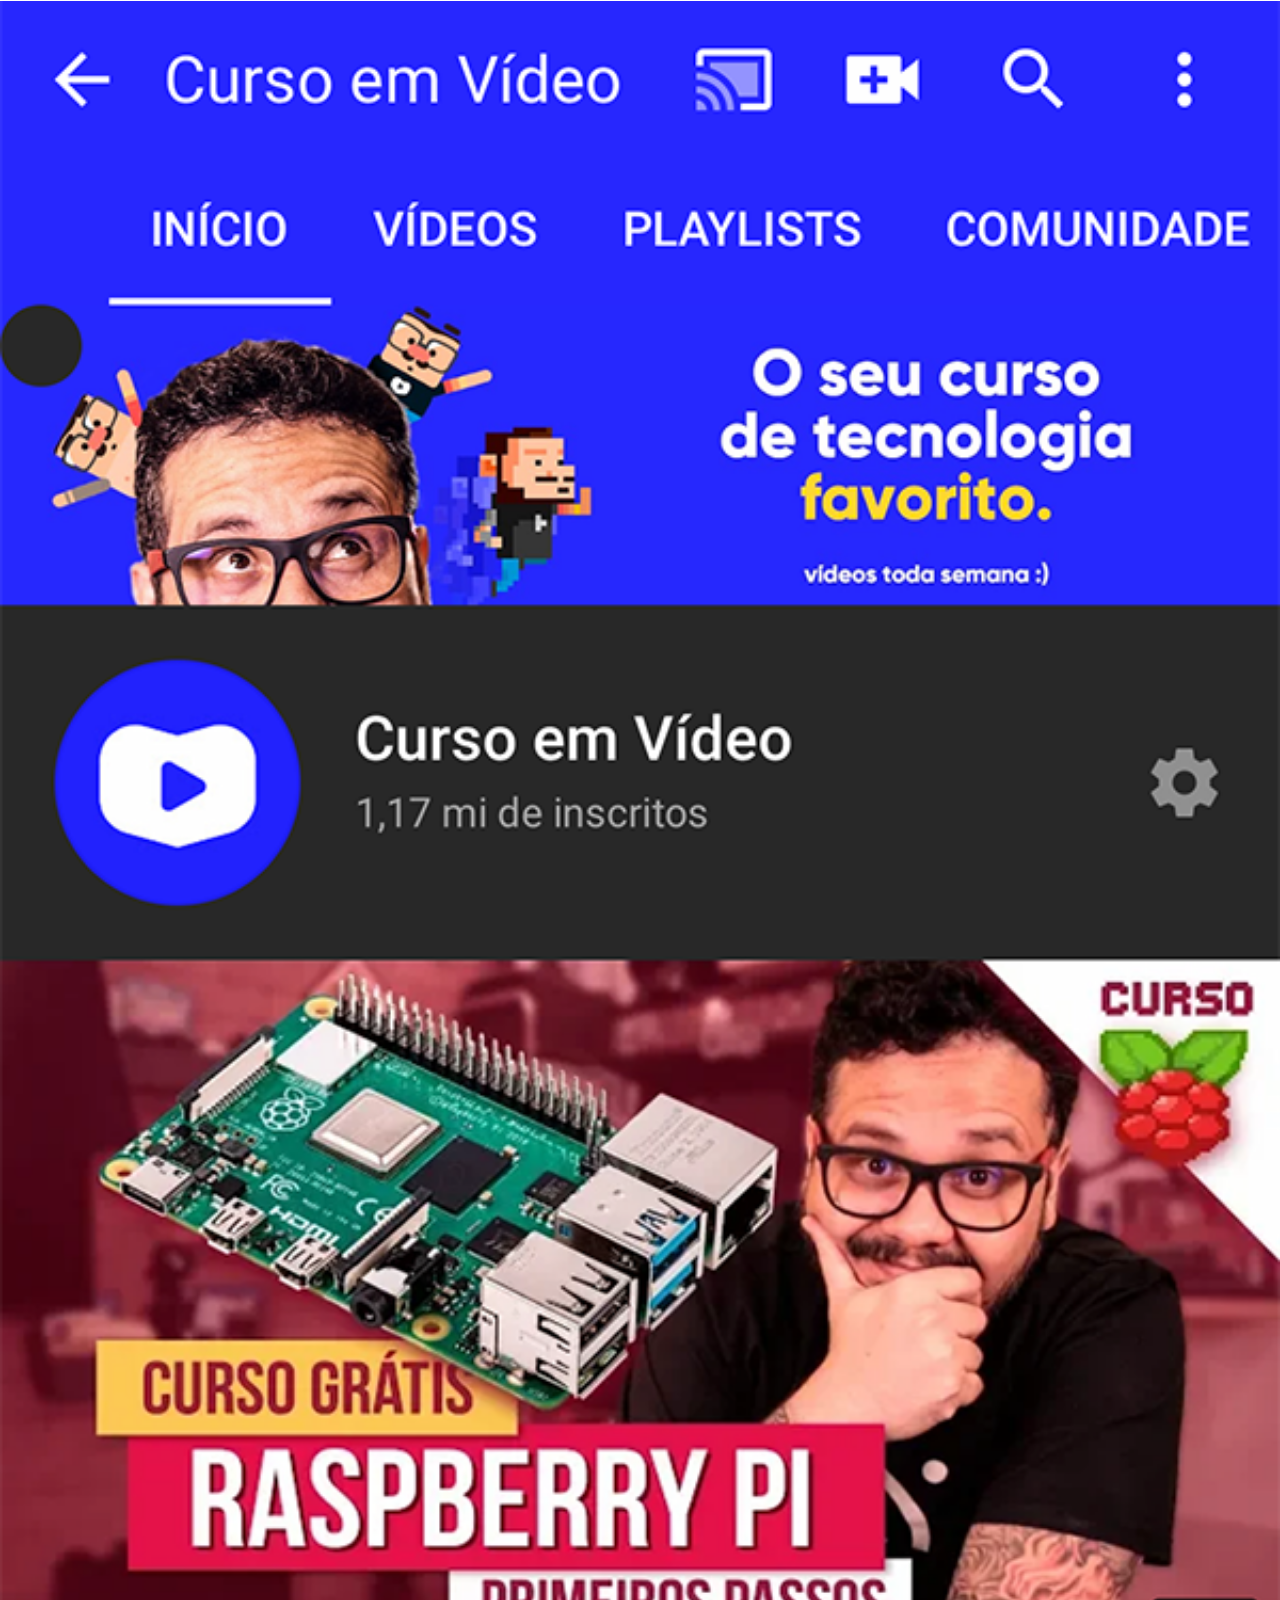
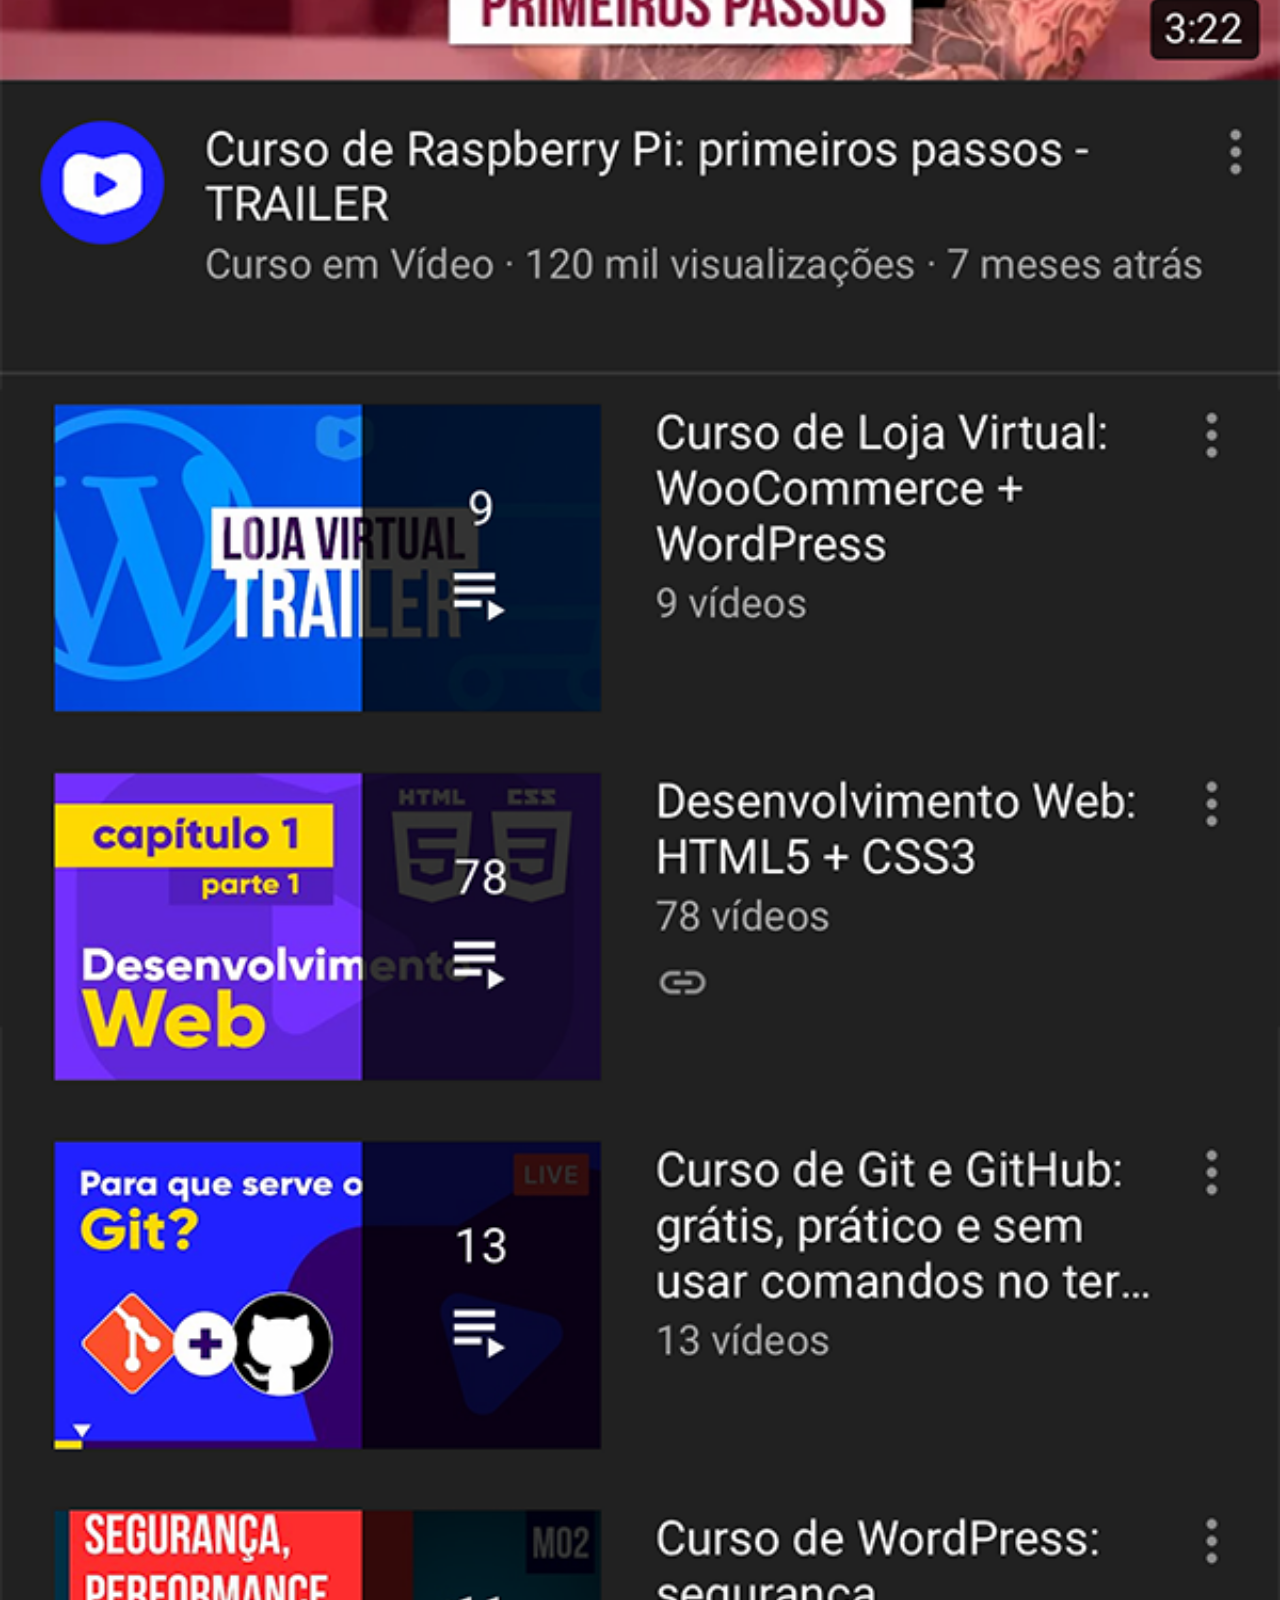
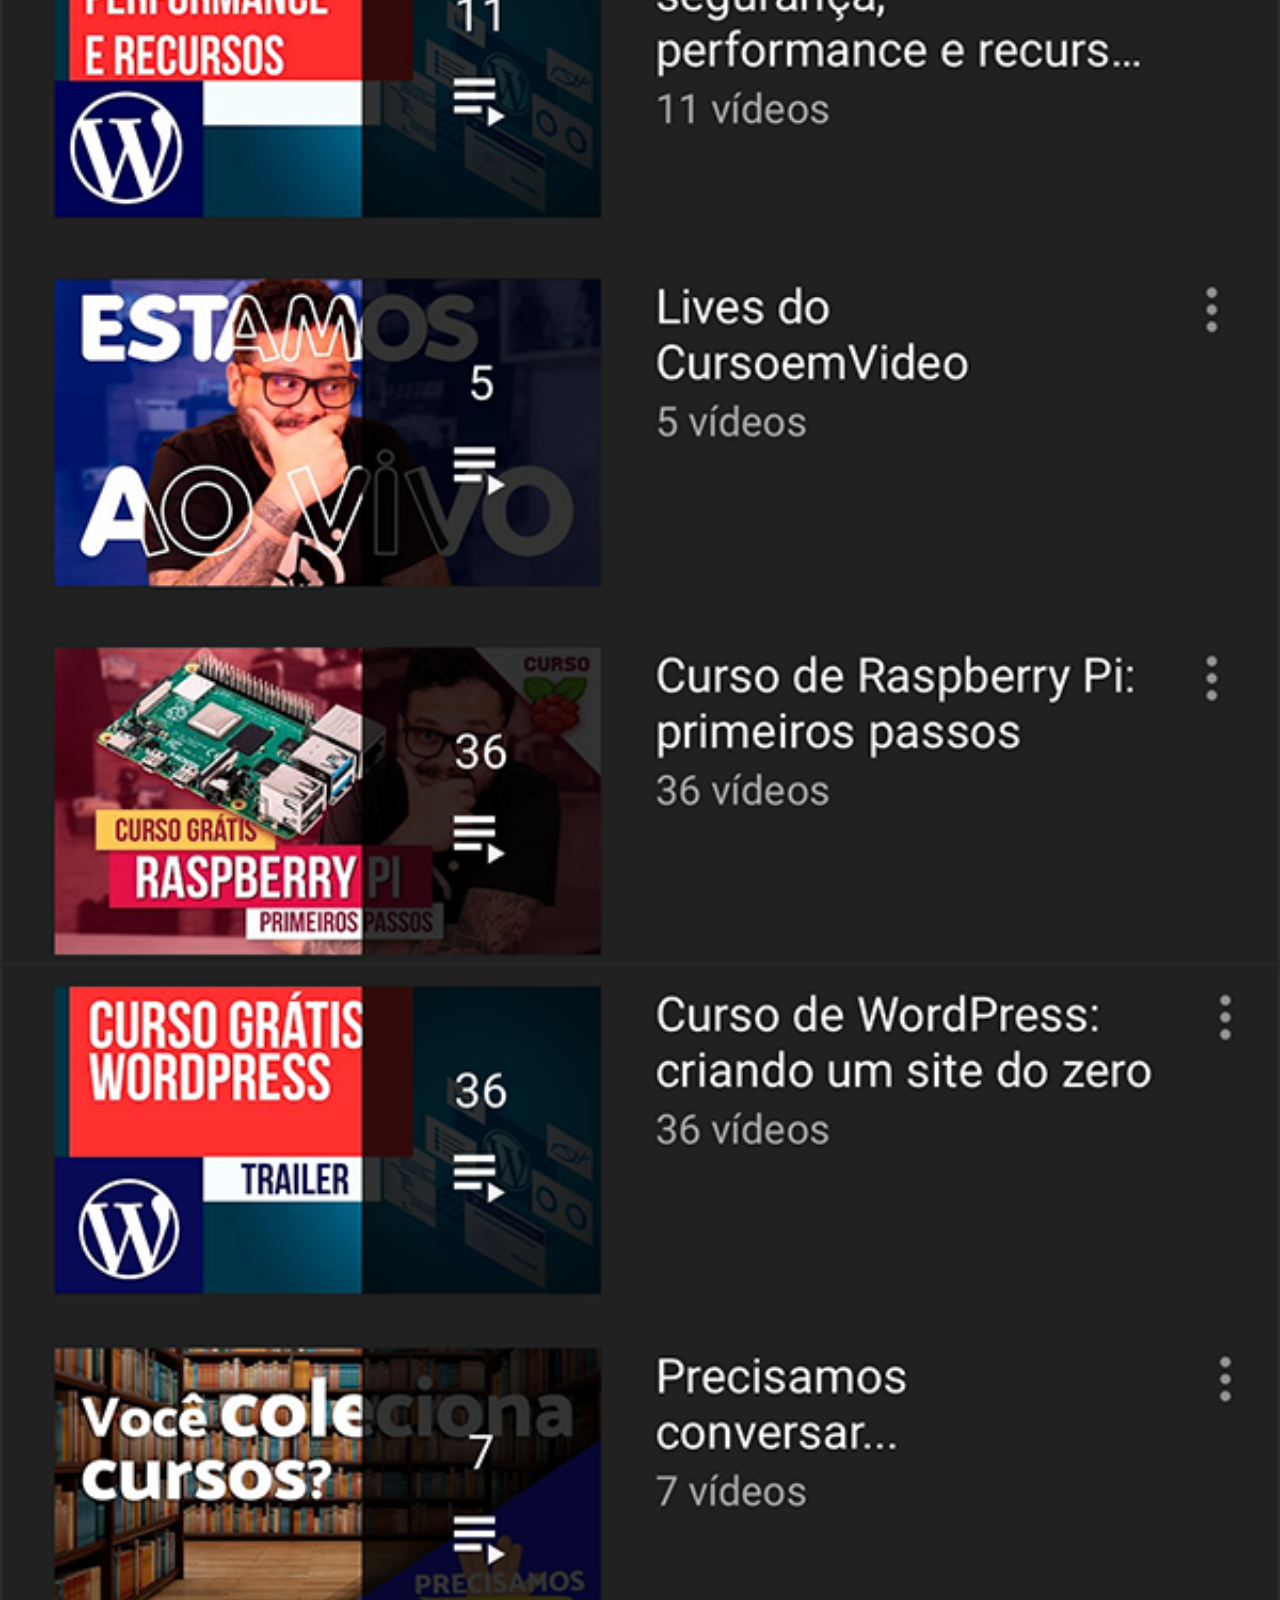
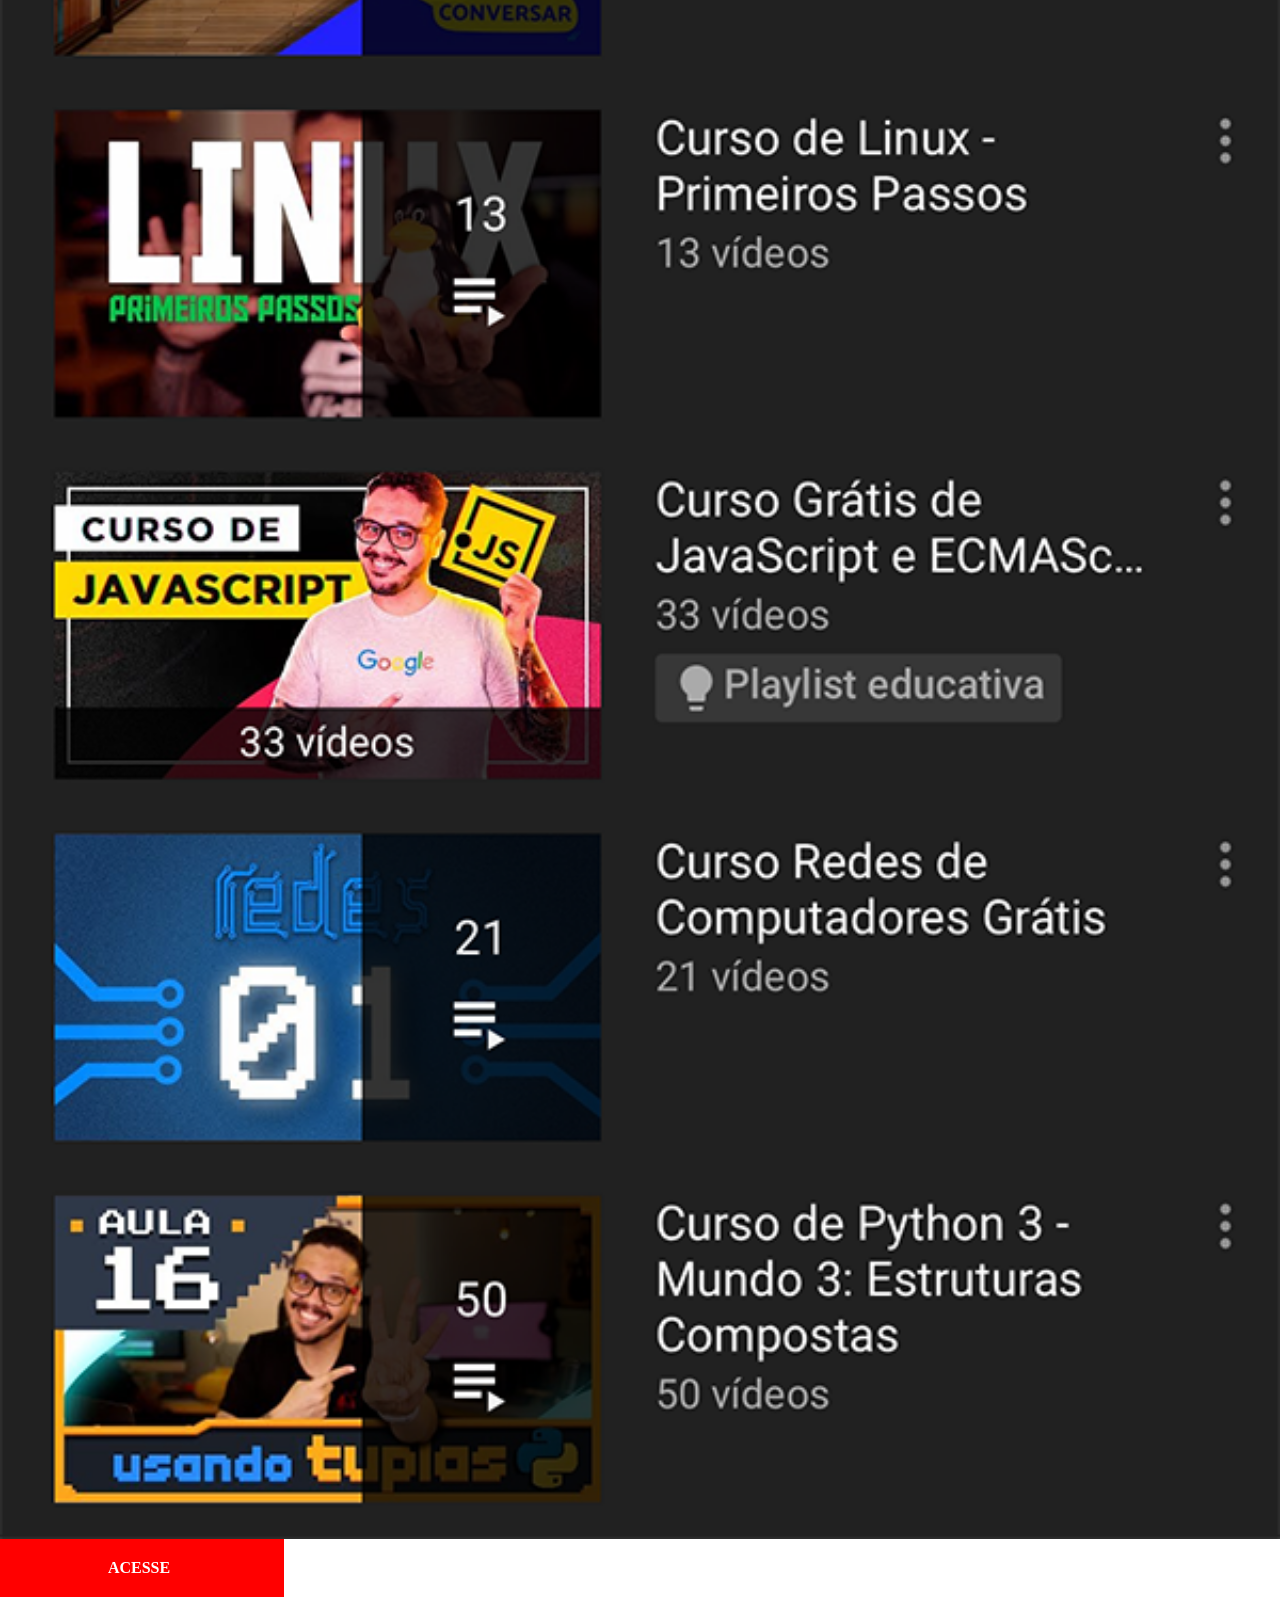
<file: youtube.html>
<!DOCTYPE html>
<html lang="pt-br">
<head>
    <meta charset="UTF-8">
    <meta name="viewport" content="width=device-width, initial-scale=1.0">
    <title>YouTube</title>
    <link rel="stylesheet" href="estilos/social.css">
    
</head>
<style>
  /*   *{
        margin: 0px;
        padding: 0px;
    } */
</style>
<body>
    <img src="imagens/tela-youtube.png" alt="YouTube">
    <a href="https://www.youtube.com/@cursoemvideo/playlists" target="_blank">ACESSE</a>
</body>
</html>
</file>
<file: estilos/style.css>
@charset "UTF-8"

* {
    margin: 0px;
    padding: 0px;
    font-family: Arial, Helvetica, sans-serif;
}

html. body {
    height: 100vh ;  /* Altura no navegador */
    width: 100vw; /* Largura no navegador */
    background-color: black;
}

body {
    background: url(../imagens/fundo-madeira.jpg) no-repeat top center;
    background-color: cover;
    background-attachment: fixed;
}
main {
    height: 100vh;
    position: relative;
   
}

section#telefone {
    position: absolute;
    top: 50%;
    left: 50%;
    transform: translate(-50%, -50%); /* travar no centro */

    height: 630px;
    width: 311px;
    background: url('../imagens/frame-iphone.png') no-repeat;
}

iframe#tela {
    position: relative;
    top: 80px;
    left: 22px;
    width: 267px;
    height: 471px;

}



section#projeto_social {
    text-align: right;
}

section#projeto_social img {
    width: 50px;
    margin: 10px;
    border-radius: 50px;
    box-shadow: 2px 2px 5px rgba(0, 0, 0, 0.267) ;
    box-sizing: border-box;

}

section#projeto_social img:hover {
    border: 2px solid white;
    transform: translate(-3px, -3px);
    box-shadow: 5px 5px 10px rgba(0, 0, 0, 0.600);
    transition: transform 0.3s, border 0.3s;

}
</file>
<file: estilos/social.css>
@charset "UTF-8"

* {
            margin: 0px;
            padding: 0px;
            font-family: Arial, Helvetica, sans-serif;
        }

        ::-webkit-scrollbar{ /* retirar a barra de rolagem lateral */
            width: 0px;
            height: 0px;
        }
        
        img {
            width: 100vw;
            margin-top: -7px;
            margin-left: -8px;
            
            
        }

        a {
           display: block; 
           color: white;
           background-color: red;
           padding: 20px;
           text-align: center;
           font-weight: bolder;
           text-decoration: none;
           width: 250px;
           margin-top: -4px;
           margin-left: -14px;
           margin-bottom: -8px;
           

        }

        a:hover {
            background-color: rgb(112, 4, 4);
        }
</file>
